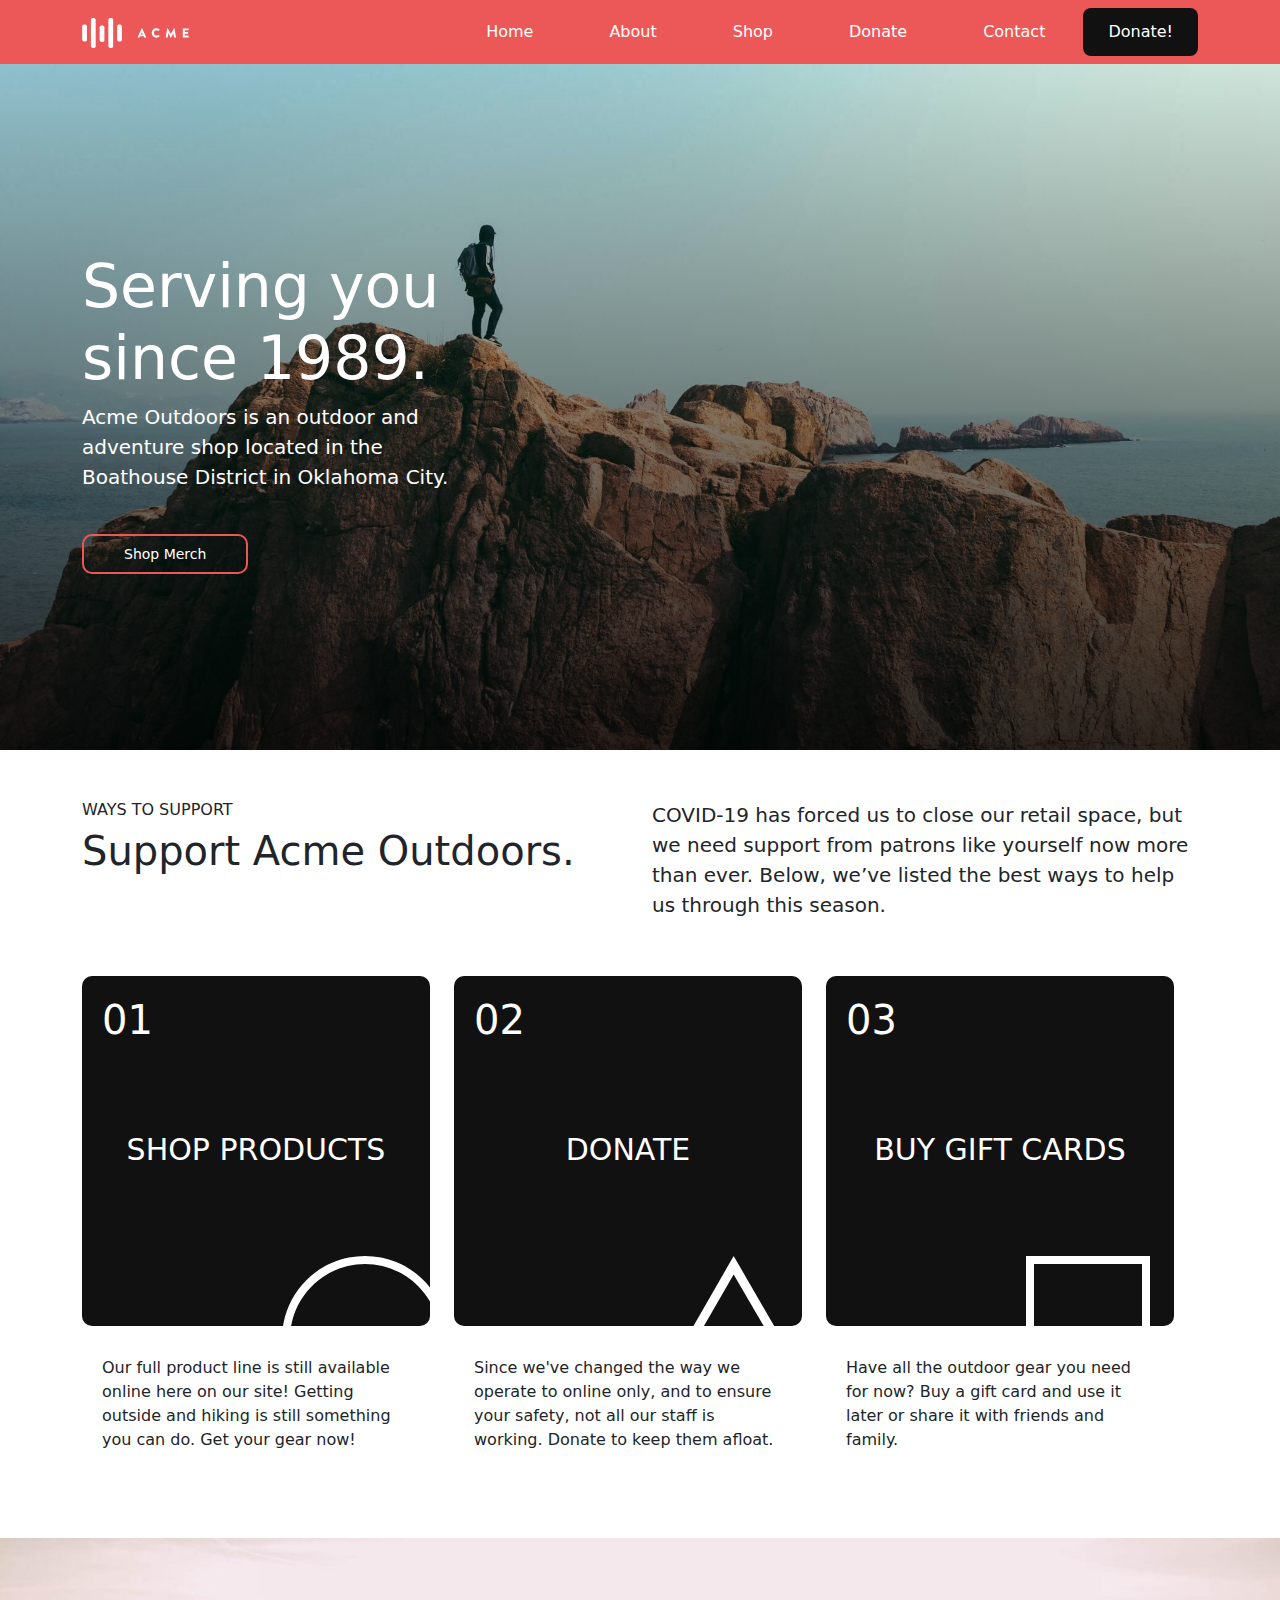
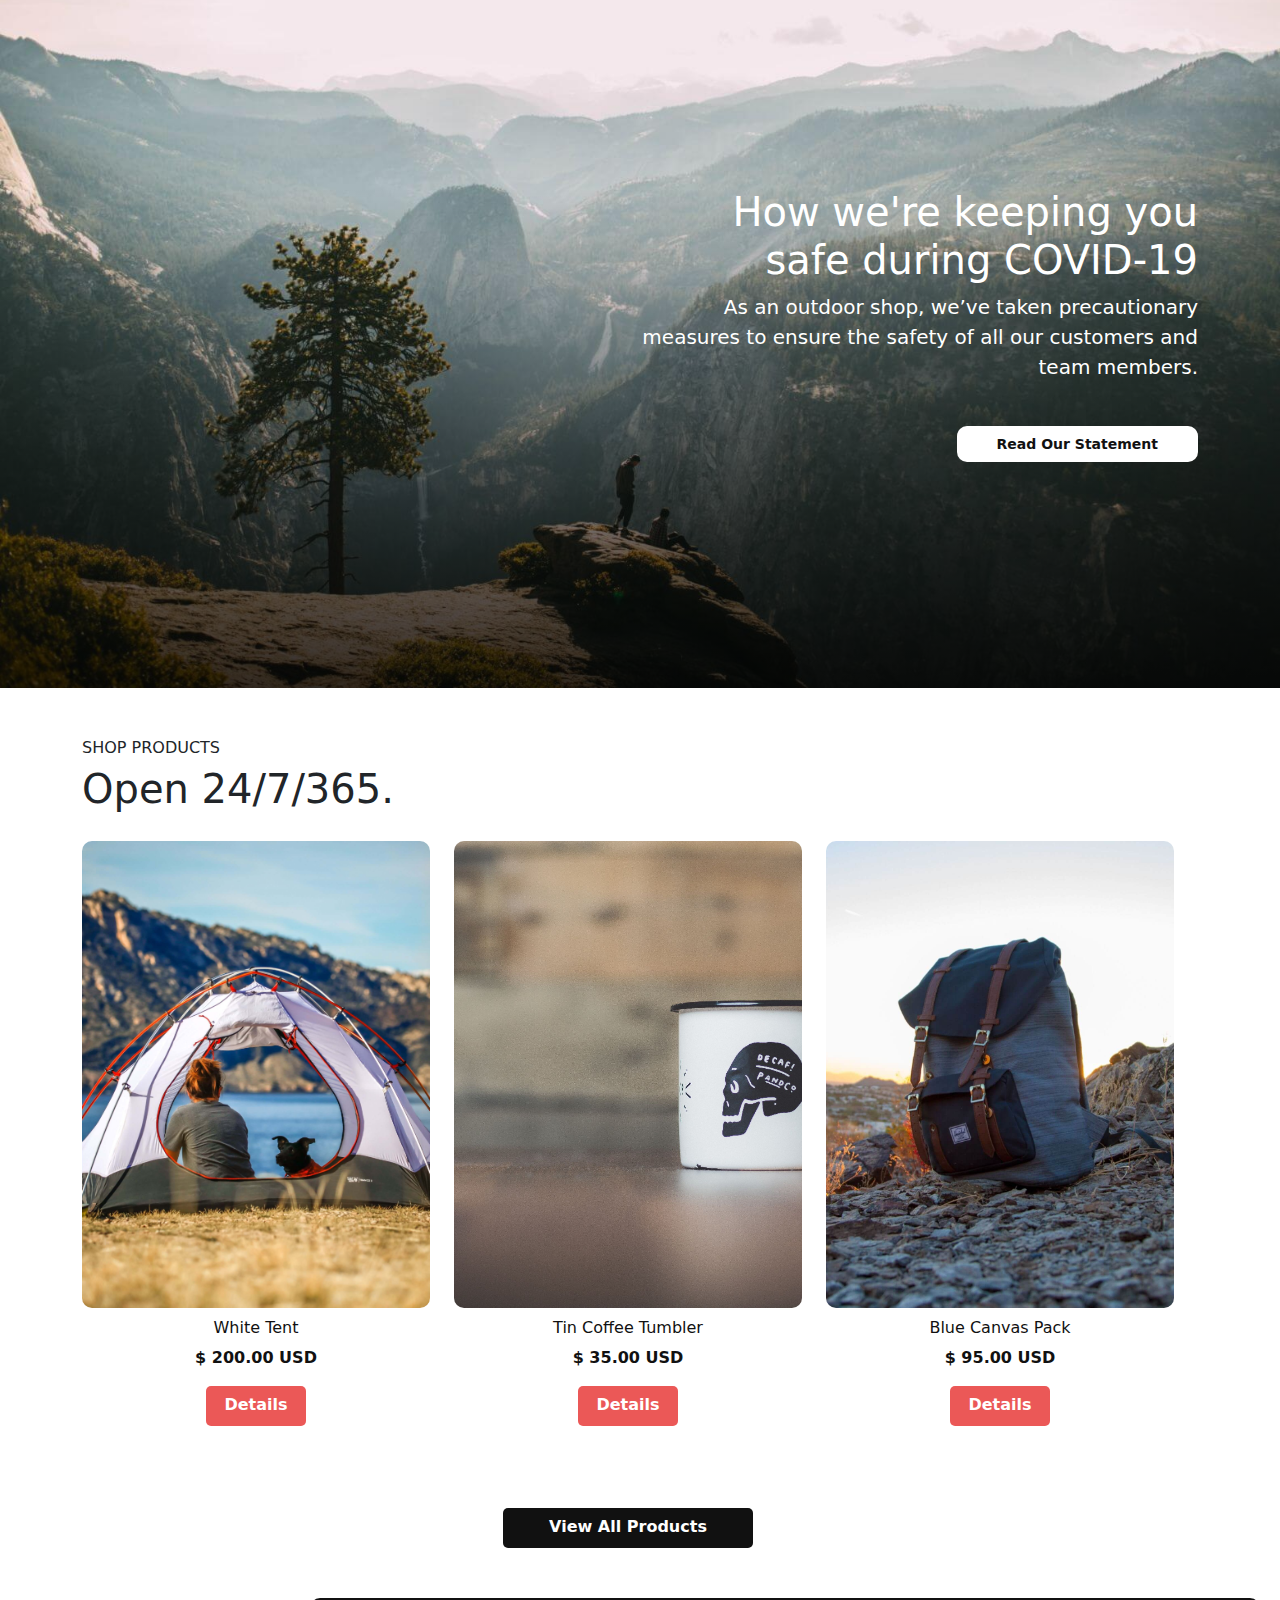
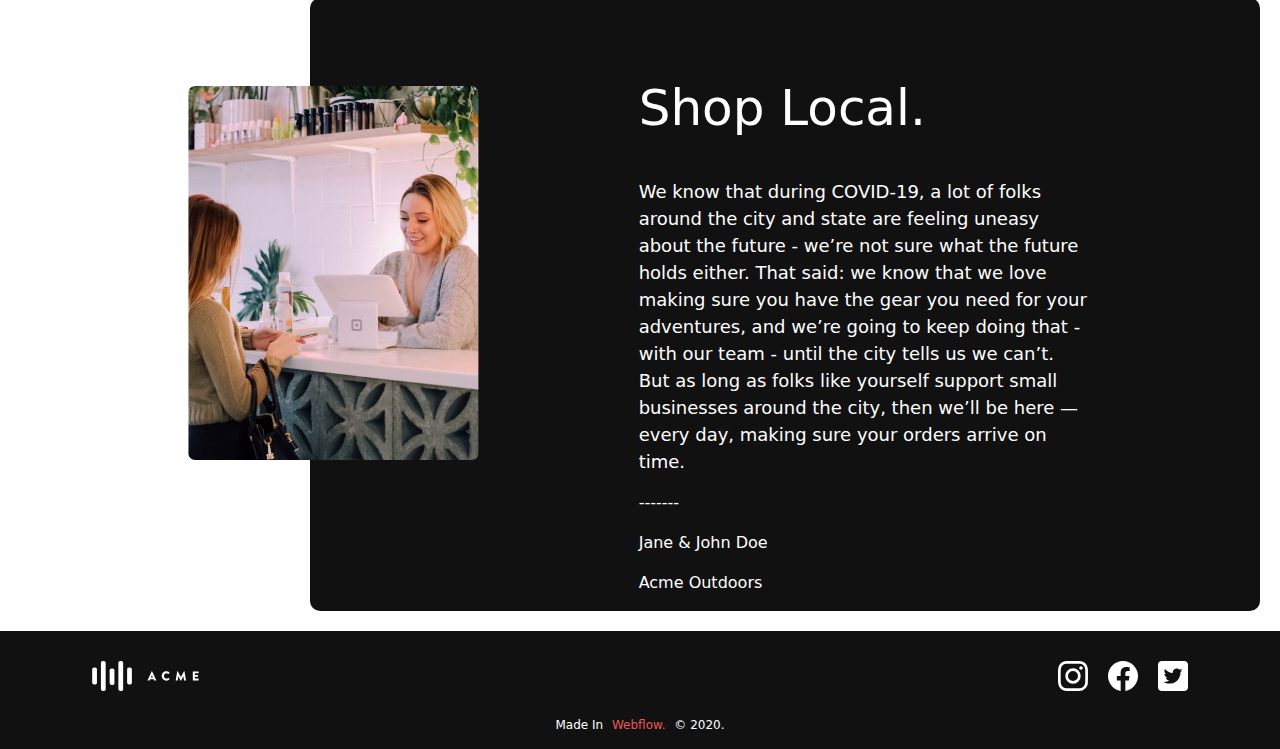
<file: index.html>
<!DOCTYPE html>
<html lang="en">
<head>
    <meta charset="UTF-8">
    <meta name="viewport" content="width=device-width, initial-scale=1.0">
    <title>ACME</title>
    
    <link rel="stylesheet" href="css/styles.css" type="text/css">
    <link rel="stylesheet" href="css/bootstrap.min.css" type="text/css">
    
</head>



<body>
    
    
    
<!--header-nav-->
    <header class="header-sec">
        <div class="navbar-area">
            <div class="container">
                <div class="row">
                    <div class="col-lg-12">
                        <div class="navbar navbar-expand-lg">
<!--brand-Logo-->
                            <a href="index.html" class="navbar-brand">
                                <img src="images/5e7ff57adad44d1f072965b6_logo.svg" alt="Logo">
                            </a>
                            
<!--collapse-list-->
                            <button
                           class="navbar-toggler"
                           type="button"
                           data-bs-toggle="collapse"
                           data-bs-target="#toggleMobileMenu"
                           aria-controls="toggleMobileMenu"
                           aria-expanded="false"
                           aria-lable="Toggle navigation"
                        >
                            <span class="toggler-icon"></span>
                            <span class="toggler-icon"></span>
                            <span class="toggler-icon"></span>
                    
                        </button>
                            
                            <div class="navbar-collapse" id="toggleMobileMenu">
                                <ul class="navbar-nav ms-auto">
                                    <li class="nav-item active"><a href="index.html" class="nav-link">Home</a></li>
                                    <li class="nav-item"><a href="about.html" class="nav-link">About</a></li>
                                    <li class="nav-item"><a href="shop.html" class="nav-link">Shop</a></li>
                                    <li class="nav-item"><a href="donate.html" class="nav-link">Donate</a></li>
                                    <li class="nav-item"><a href="contact.html" class="nav-link">Contact</a></li>
                                </ul>
                            </div>
                            
<!--a-button-->
                          <div class="navbar-btn d-none d-sm-inline-block">
                              <a href="#" class="a-main-btn">
                                  Donate!
                              </a>
                          </div>
                           
                            
                        </div>
                    </div>
                </div>
            </div>
        </div>
    </header>
    
    
<!--    hero-section-->
  <section class="hero-section">
      <div class="black-gradeint">
      </div>
       <div class="container">
           <div class="row">
               <div class="col-lg-12">
                   <div class="hero-content col-lg-4 col-md-6 col-sm-6">
                       <h1 class="hero-title">
                           Serving you
                           since 1989.
                       </h1>
                       
                       <p class="hero-text">
                           Acme Outdoors is an outdoor and adventure shop located in the Boathouse District in Oklahoma City.
                       </p>
                       
                       <a href="shop.html" class="hero-btn">
                           Shop Merch
                       </a>
                   </div>
               </div>
           </div>
       </div>
   </section>
   
   
<!--   about-section-->
   <section id="about" class="about-section">
       <div class="container">
           <div class="row">
               <div class="about-content col-lg-6 col-md-12 col-sm-12">
                   <div  class="about-content1">
                      <h5 class="about-title1">WAYS TO SUPPORT</h5>
                       <h1 class="about-title2">Support Acme Outdoors.
                       </h1>
                   </div>
                   
               </div>
               <div class="about-content col-lg-6 col-md-12 col-sm-12">
                   <div class="about-content2">
                       <p class="about-text">
                           COVID-19 has forced us to close our retail space, but we need support from patrons like yourself now more than ever. Below, we’ve listed the best ways to help us through this season.


                       </p>
                   </div>
               </div>
               
               <div class="row justify-content-center">
                  
                   <div class="col-lg-4 col-md-4 col-sm-12 about-block">
                       <div class="about-rec about-img1">
                          <h1 class="num">01</h1>
                          <h1 class="text-center text">
                           SHOP PRODUCTS
                        </h1>
                        </div>
                       
                       <p class="about-text2">
                           Our full product line is still available online here on our site! Getting outside and hiking is still something you can do. Get your gear now!
                       </p>
                   </div>
                   <div class="col-lg-4 col-md-4 col-sm-12 about-block">
                      <div class="about-rec about-img2">
                          <h1 class="num">02</h1>
                          <h1 class="text-center text">
                           DONATE
                        </h1>
                        </div>
                        <p class="about-text2">
                           Since we've changed the way we operate to online only, and to ensure your safety, not all our staff is working. Donate to keep them afloat.


                       </p>
                   </div>
                   <div class="col-lg-4 col-md-4 col-sm-12 about-block">
                       <div class="about-rec about-img3">
                          <h1 class="num">03</h1>
                          <h1 class="text-center text">
                           BUY GIFT CARDS
                            </h1>
                        </div>
                        <p class="about-text2">
                           Have all the outdoor gear you need for now? Buy a gift card and use it later or share it with friends and family.
                       </p>
                   </div>
               </div>
               
           </div>
       </div>
   </section>
    
    
    
    <!--    shop-section-->
  <section class="shop-section">
      <div class="black-gradeint">
      </div>
       <div class="container">
           <div class="row">
               <div class="col-lg-12">
                   <div class="shop-content">
                       <h1 class="shop-title">
                           How we're keeping you safe during <span>COVID-19</span>
                       </h1>
                       
                       <p class="shop-text">
                           As an outdoor shop, we’ve taken precautionary measures to ensure the safety of all our customers and team members.
                       </p>
                       
                       <a href="#" class="shop-btn">
                           Read Our Statement
                       </a>
                   </div>
               </div>
           </div>
       </div>
   </section>
    
    <!--products section-->
    <section class="products-section">
        <div class="container">
            <div class="row">
                <div class="products-title">
                    <h6>SHOP PRODUCTS</h6>
                    <h1>Open 24/7/365.</h1>
                </div>
                
                <div class="products-content row text-center">
                    <div class="col-lg-4 col-md-6 col-sm-12 pro1 proo1">
                        <a href="#">
                           <div class="proback"></div>
                            <h6>White Tent</h6>
                            <p>$ 200.00 USD</p>
                        </a>
                        <div class="product-btn">
                              <a href="#">
                                  Details
                              </a>
                          </div>
                    </div>
                    <div class="col-lg-4 col-md-6 col-sm-12 pro1 proo2">
                        <a href="#">
                            <div class="proback2"></div>
                            <h6>Tin Coffee Tumbler</h6>
                            <p>$ 35.00 USD</p>
                        </a>
                        <div class="product-btn">
                              <a href="#">
                                  Details
                              </a>
                          </div>
                    </div>
                    <div class="col-lg-4 col-md-6 col-sm-12 pro1 proo3">
                        <a href="#">
                            <div class="proback3"></div>
                            <h6>Blue Canvas Pack</h6>
                            <p>$ 95.00 USD</p>
                        </a>
                        <div class="product-btn">
                              <a href="#">
                                  Details
                              </a>
                          </div>
                    </div>
                    
                    <div class="product-btn2">
                              <a href="#">
                                  View All Products
                              </a>
                          </div>
                </div>
                
            </div>
        </div>
    </section>
    
    
    
    
    
    <section class="shop-local1">
        <div class="container">
            <div class="row">
               <div class="col-lg-4 col-md-4 col-sm-12 local-img">
                </div>
                <div class="col-lg-2 col-md-5 col-sm-12">
                </div>
                <div class="col-lg-10 col-md-7">
                    <div class="row back-color">
                        <div class="col-lg-4"></div>
                        <div class="col-lg-6 col-md-12 col-sm-12 local-text">
                            <h1 class="local-title">
                        Shop Local.
                    </h1>
                    <p class="local-text1">
                        We know that during COVID-19, a lot of folks around the city and state are feeling uneasy about the future - we’re not sure what the future holds either.

                        That said: we know that we love making sure you have the gear you need for your adventures, and we’re going to keep doing that - with our team - until the city tells us we can’t.

                        But as long as folks like yourself support small businesses around the city, then we’ll be here — every day, making sure your orders arrive on time.

                        

                        
                        </p>
                       <p>
                           -------
                       </p>
                       
                       <p>
                        Jane & John Doe
                       </p>
                       <p>Acme Outdoors</p>
                        </div>
                    </div>
                </div>
            </div>
        </div>
    </section>
    
   <!--footer-->
   <footer class="footer-section">
       <div class="container">
           <div class="row">
               <div class="col-lg-6 col-md-6 col-sm-12">
                   <a href="#" class="logo-brand">
                       <img src="images/5e7ff57adad44d1f072965b6_logo.svg" alt="logo">
                   </a>
               </div>
               
               <div class="col-lg-6 col-md-6 col-sm-12 contact-section">
                   <a href="#" class="contact"><img src="images/twitte.svg" alt=""></a>
                   <a href="#" class="contact"><img src="images/facebook.svg" alt=""></a>
                   <a href="#" class="contact"><img src="images/instagram.svg" alt=""></a>
               </div>
               
               <div class="col-lg-12 col-md-12 col-sm-12">
                   <p class="footer-text">Made In <a href="" class="footer-link">Webflow.</a> © 2020.</p>
               </div>
           </div>
       </div>
   </footer>
   
   
    
    <script src="js/bootstrap.min.js"></script>
</body>
</html>
</file>
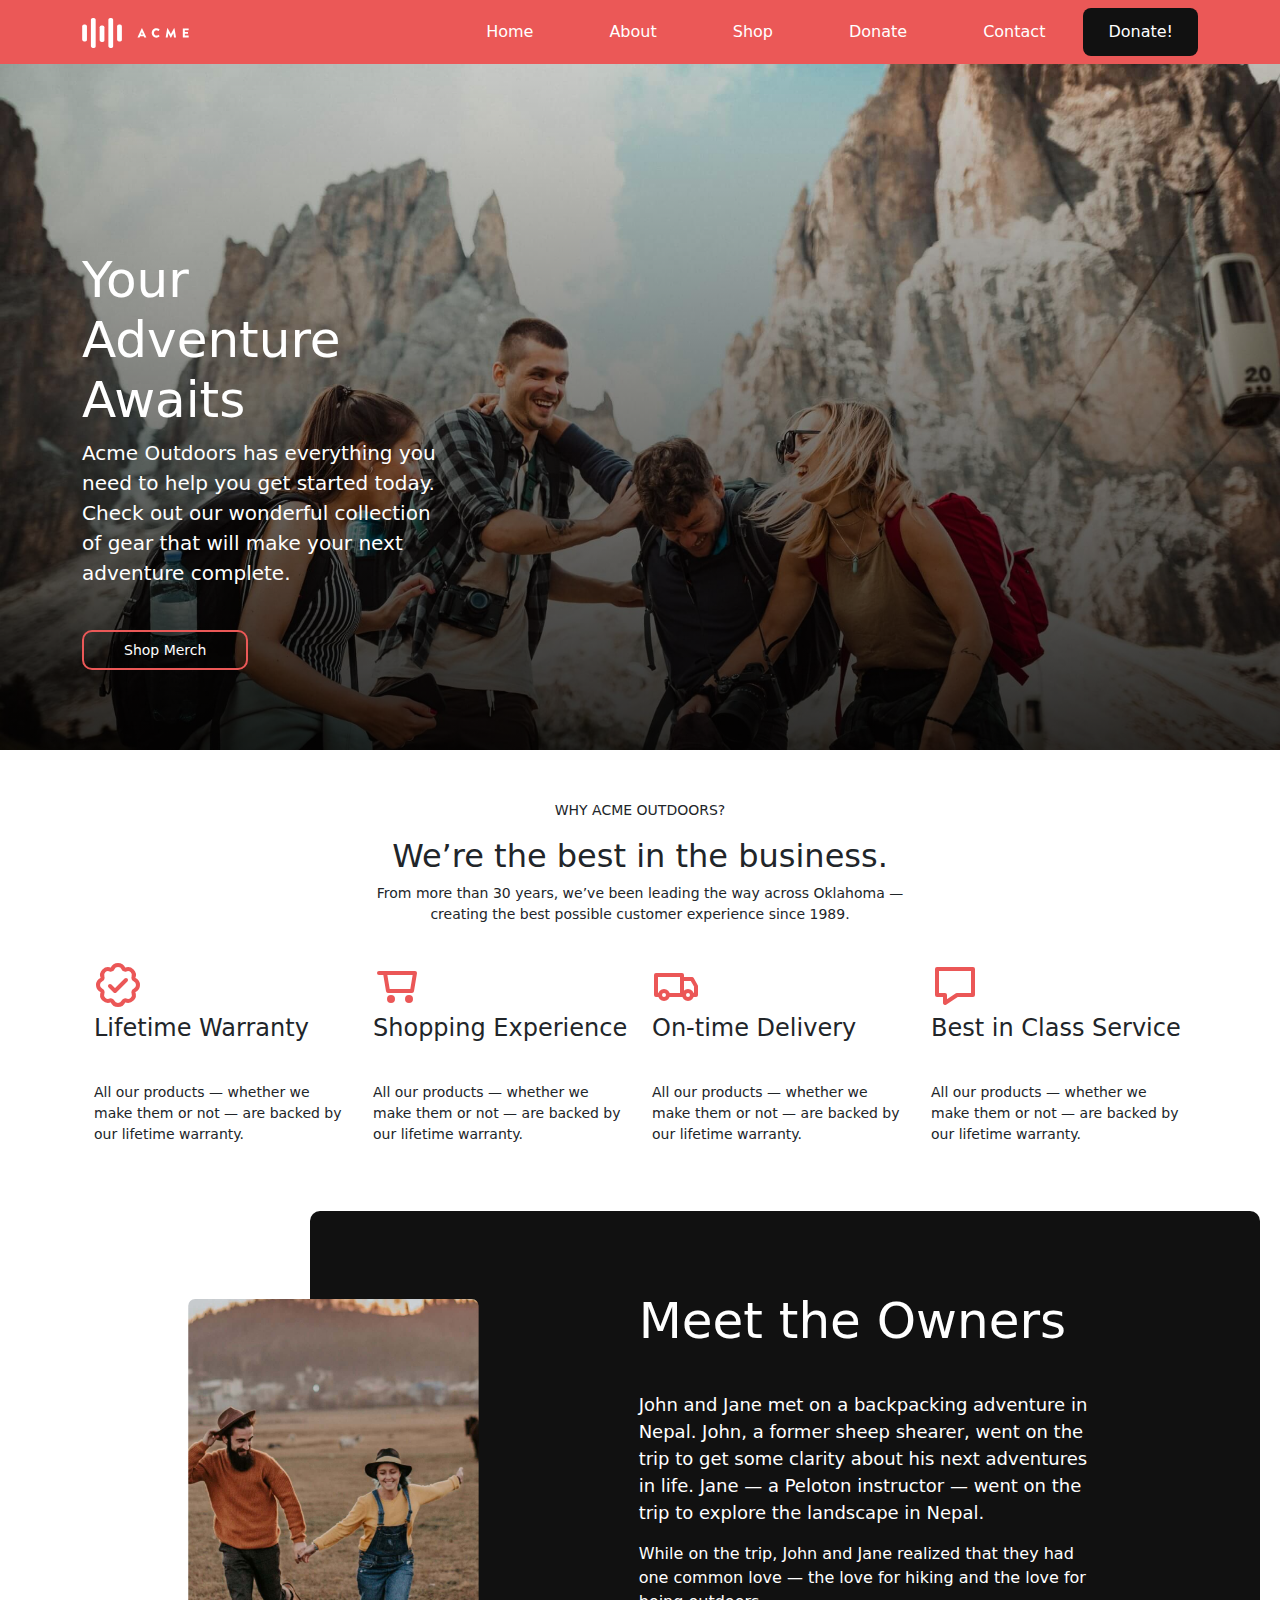
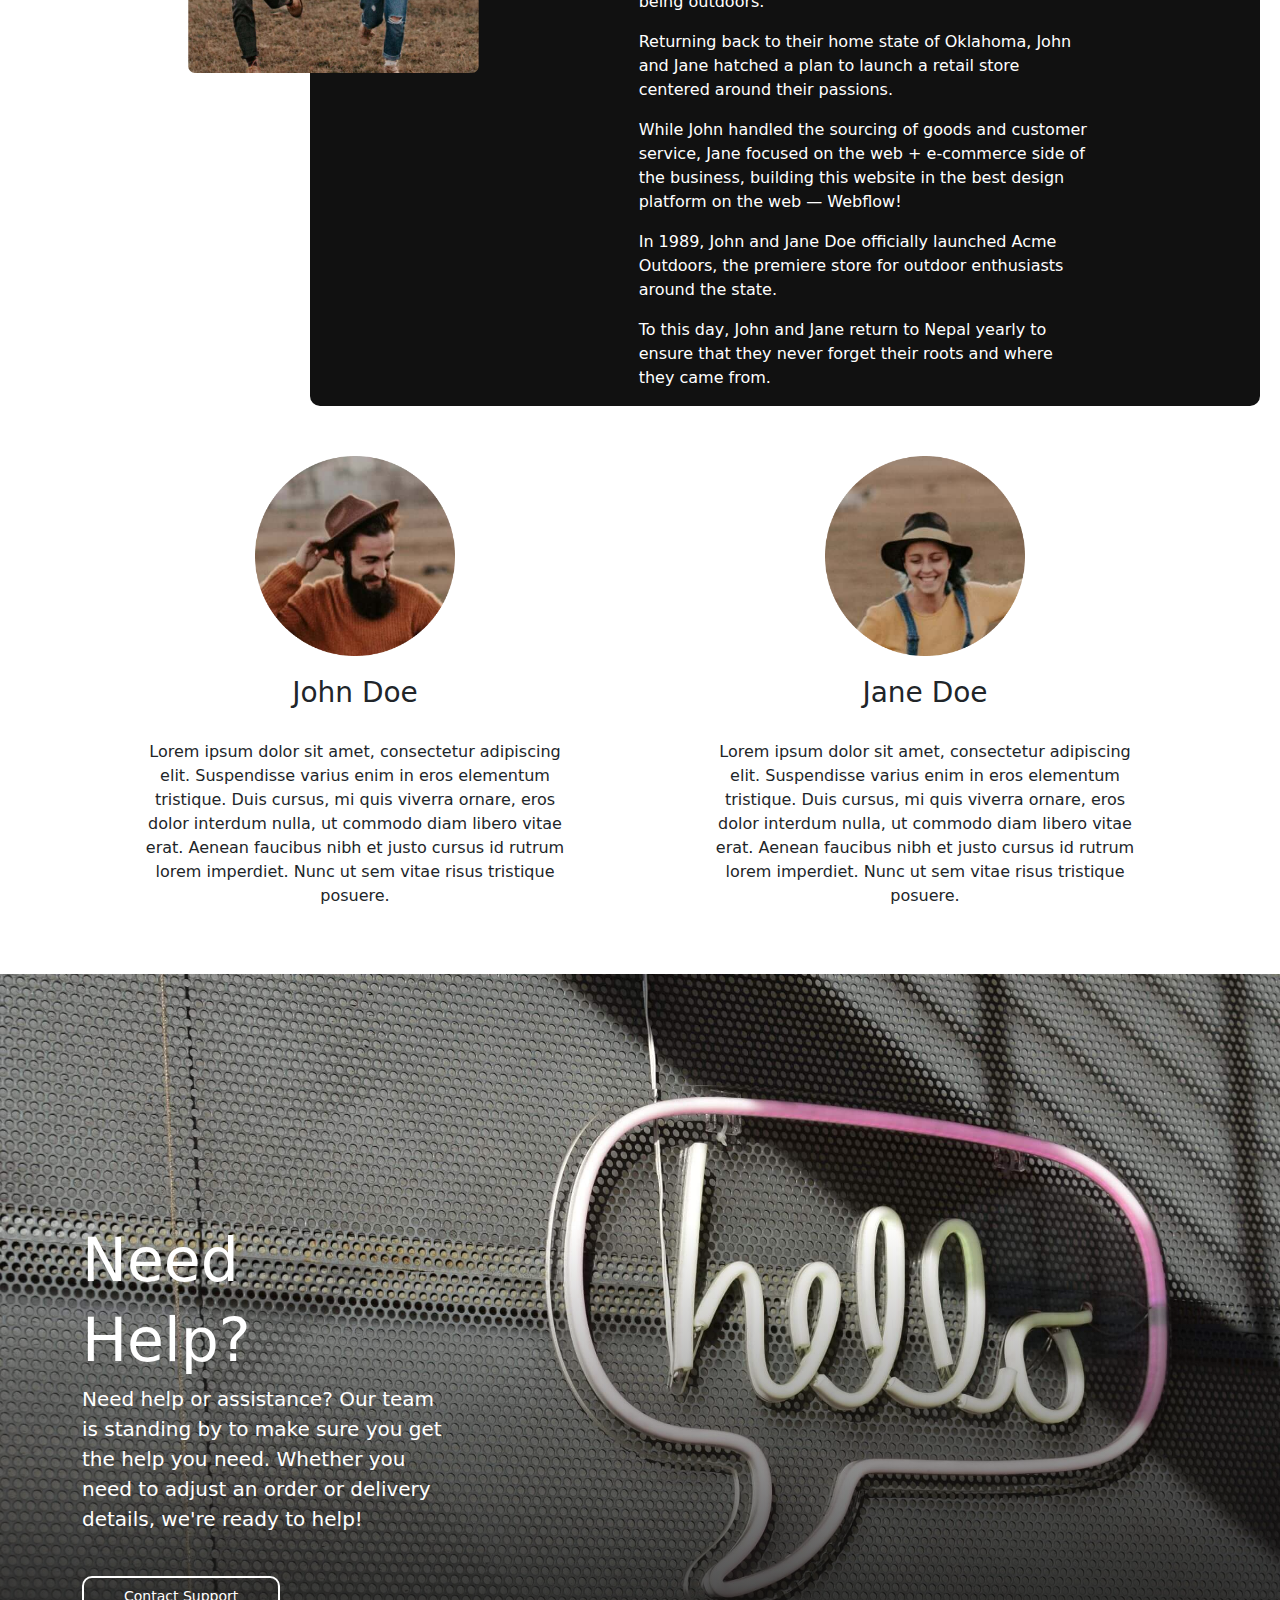
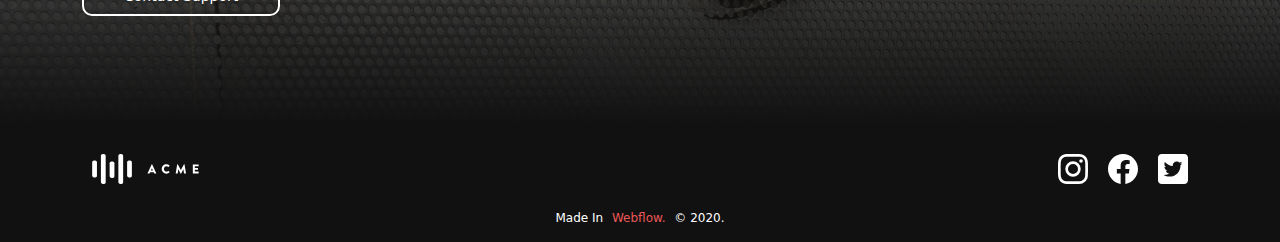
<file: about.html>
<!DOCTYPE html>
<html lang="en">
<head>
    <meta charset="UTF-8">
    <meta name="viewport" content="width=device-width, initial-scale=1.0">

    <title>ACME</title>
    
    <link rel="stylesheet" href="css/styles.css" type="text/css">
    <link rel="stylesheet" href="css/bootstrap.min.css" type="text/css">
    
</head>



<body>
    
    
    
<!--header-nav-->
    <header class="header-sec">
        <div class="navbar-area">
            <div class="container">
                <div class="row">
                    <div class="col-lg-12">
                        <div class="navbar navbar-expand-lg">
<!--brand-Logo-->
                            <a href="index.html" class="navbar-brand">
                                <img src="images/5e7ff57adad44d1f072965b6_logo.svg" alt="Logo">
                            </a>
                            
<!--collapse-list-->
                            <button
                           class="navbar-toggler"
                           type="button"
                           data-bs-toggle="collapse"
                           data-bs-target="#toggleMobileMenu"
                           aria-controls="toggleMobileMenu"
                           aria-expanded="false"
                           aria-lable="Toggle navigation"
                        >
                            <span class="toggler-icon"></span>
                            <span class="toggler-icon"></span>
                            <span class="toggler-icon"></span>
                    
                        </button>
                            
                            <div class="navbar-collapse" id="toggleMobileMenu">
                                <ul class="navbar-nav ms-auto">
                                    <li class="nav-item active"><a href="index.html" class="nav-link">Home</a></li>
                                    <li class="nav-item"><a href="about.html" class="nav-link">About</a></li>
                                    <li class="nav-item"><a href="shop.html" class="nav-link">Shop</a></li>
                                    <li class="nav-item"><a href="donate.html" class="nav-link">Donate</a></li>
                                    <li class="nav-item"><a href="contact.html" class="nav-link">Contact</a></li>
                                </ul>
                            </div>
                            
<!--a-button-->
                          <div class="navbar-btn d-none d-sm-inline-block">
                              <a href="#" class="a-main-btn">
                                  Donate!
                              </a>
                          </div>
                           
                            
                        </div>
                    </div>
                </div>
            </div>
        </div>
    </header>
    
    
<!--    hero-section-->
  <section class="hero-section-about">
      <div class="black-gradeint">
      </div>
       <div class="container">
           <div class="row">
               <div class="col-lg-12">
                   <div class="hero-content col-lg-4 col-md-6 col-sm-6">
                       <h1 class="hero-title">
                           Your Adventure
Awaits
                       </h1>
                       
                       <p class="hero-text">
                           Acme Outdoors has everything you need to help you get started today. Check out our wonderful collection of gear that will make your next adventure complete.
                       </p>
                       
                       <a href="shop.html" class="hero-btn">
                           Shop Merch
                       </a>
                   </div>
               </div>
           </div>
       </div>
   </section>
   
   <!--WHY ACME OUTDOORS?-->
   
   <section class="why-acme">
       <div class="container">
           <div class="row justify-content-center">
               <div class="col-lg-6 col-md-10 col-sm-12 text-center why-content">
                   <p>WHY ACME OUTDOORS?</p>
                   <h2>We’re the best in the business.</h2>
                   <p>From more than 30 years, we’ve been leading the way across Oklahoma — creating the best possible customer experience since 1989.</p>
               </div>
               
               <div class="row why-content1">
                   <div class="col-lg-3 col-md-3 col-sm-12 why-content2">
               <img src="images/verified.svg" alt="">
               <h3>Lifetime Warranty</h3>
               <p>All our products — whether we make them or not — are backed by our lifetime warranty.</p>
               </div>
               <div class="col-lg-3 col-md-3 col-sm-12 why-content2">
               <img src="images/cart.svg" alt="">
               <h3>Shopping Experience</h3>
               <p>All our products — whether we make them or not — are backed by our lifetime warranty.</p>
               </div>
               <div class="col-lg-3 col-md-3 col-sm-12 why-content2">
               <img src="images/transport.svg" alt="">
               <h3>On-time Delivery</h3>
               <p>All our products — whether we make them or not — are backed by our lifetime warranty.</p>
               </div>
               <div class="col-lg-3 col-md-3 col-sm-12 why-content2">
               <img src="images/shat-alt.svg" alt="">
               <h3>Best in Class Service</h3>
               <p>All our products — whether we make them or not — are backed by our lifetime warranty.</p>
               </div>
               </div>
           </div>
       </div>
   </section>
   
   
   
   
   
   
   <section class="shop-local1">
        <div class="container">
            <div class="row">
               <div class="col-lg-4 col-md-4 col-sm-12 local-img-about">
                </div>
                <div class="col-lg-2 col-md-5 col-sm-12">
                </div>
                <div class="col-lg-10 col-md-7">
                    <div class="row back-color">
                        <div class="col-lg-4"></div>
                        <div class="col-lg-6 col-md-12 col-sm-12 local-text">
                            <h1 class="local-title">
                        Meet the Owners
                    </h1>
                    <p class="local-text1">
                        John and Jane met on a backpacking adventure in Nepal. John, a former sheep shearer, went on the trip to get some clarity about his next adventures in life. Jane — a Peloton instructor — went on the trip to explore the landscape in Nepal.
                        </p>
                       <p>
                          While on the trip, John and Jane realized that they had one common love — the love for hiking and the love for being outdoors.

                       </p>
                       
                       <p>
                        Returning back to their home state of Oklahoma, John and Jane hatched a plan to launch a retail store centered around their passions.
                       </p>
                       <p>While John handled the sourcing of goods and customer service, Jane focused on the web + e-commerce side of the business, building this website in the best design platform on the web — Webflow!
                       </p>
                       <p>In 1989, John and Jane Doe officially launched Acme Outdoors, the premiere store for outdoor enthusiasts around the state.
                       </p>
                       
                       
                       <p>
                           To this day, John and Jane return to Nepal yearly to ensure that they never forget their roots and where they came from.
                       </p>
                        </div>
                    </div>
                </div>
            </div>
            <div class="row content3">
                <div class="col-lg-6 col-md-6 col-sm-12 text-center content4">
                    <img src="images/john.png" alt="john" class="team-pic">
                    <h3>John Doe</h3>
                    <p>Lorem ipsum dolor sit amet, consectetur adipiscing elit. Suspendisse varius enim in eros elementum tristique. Duis cursus, mi quis viverra ornare, eros dolor interdum nulla, ut commodo diam libero vitae erat. Aenean faucibus nibh et justo cursus id rutrum lorem imperdiet. Nunc ut sem vitae risus tristique posuere.

</p>
                </div>
                <div class="col-lg-6 col-md-6 col-sm-12 content4 text-center jane">
                    <img src="images/jane.png" alt="john" class="team-pic">
                    <h3>Jane Doe</h3>
                    <p>Lorem ipsum dolor sit amet, consectetur adipiscing elit. Suspendisse varius enim in eros elementum tristique. Duis cursus, mi quis viverra ornare, eros dolor interdum nulla, ut commodo diam libero vitae erat. Aenean faucibus nibh et justo cursus id rutrum lorem imperdiet. Nunc ut sem vitae risus tristique posuere.

                </div>
            </div>
        </div>
    </section>
   

    
    
    <!--    hero-section-->
  <section class="hero-section-about2">
      <div class="black-gradeint2">
      </div>
       <div class="container">
           <div class="row">
               <div class="col-lg-12">
                   <div class="hero-content col-lg-4 col-md-6 col-sm-6">
                       <h1 class="hero-title">
                           Need
                       </h1>
                       <h1 class="hero-title">
                           Help?
                       </h1>
                       
                       <p class="hero-text">
                           Need help or assistance? Our team is standing by to make sure you get the help you need. Whether you need to adjust an order or delivery details, we're ready to help!
                       </p>
                       
                       <a href="contact.html" class="hero-btn-about">
                           Contact Support
                       </a>
                   </div>
               </div>
           </div>
       </div>
   </section>
    
   <!--footer-->
   <footer class="footer-section-about">
       <div class="container">
           <div class="row">
               <div class="col-lg-6 col-md-6 col-sm-12">
                   <a href="#" class="logo-brand">
                       <img src="images/5e7ff57adad44d1f072965b6_logo.svg" alt="logo">
                   </a>
               </div>
               
               <div class="col-lg-6 col-md-6 col-sm-12 contact-section">
                   <a href="#" class="contact"><img src="images/twitte.svg" alt=""></a>
                   <a href="#" class="contact"><img src="images/facebook.svg" alt=""></a>
                   <a href="#" class="contact"><img src="images/instagram.svg" alt=""></a>
               </div>
               
               <div class="col-lg-12 col-md-12 col-sm-12">
                   <p class="footer-text">Made In <a href="" class="footer-link">Webflow.</a> © 2020.</p>
               </div>
           </div>
       </div>
   </footer>
   
   
    
    <script src="js/bootstrap.min.js"></script>
</body>
</html>
</file>
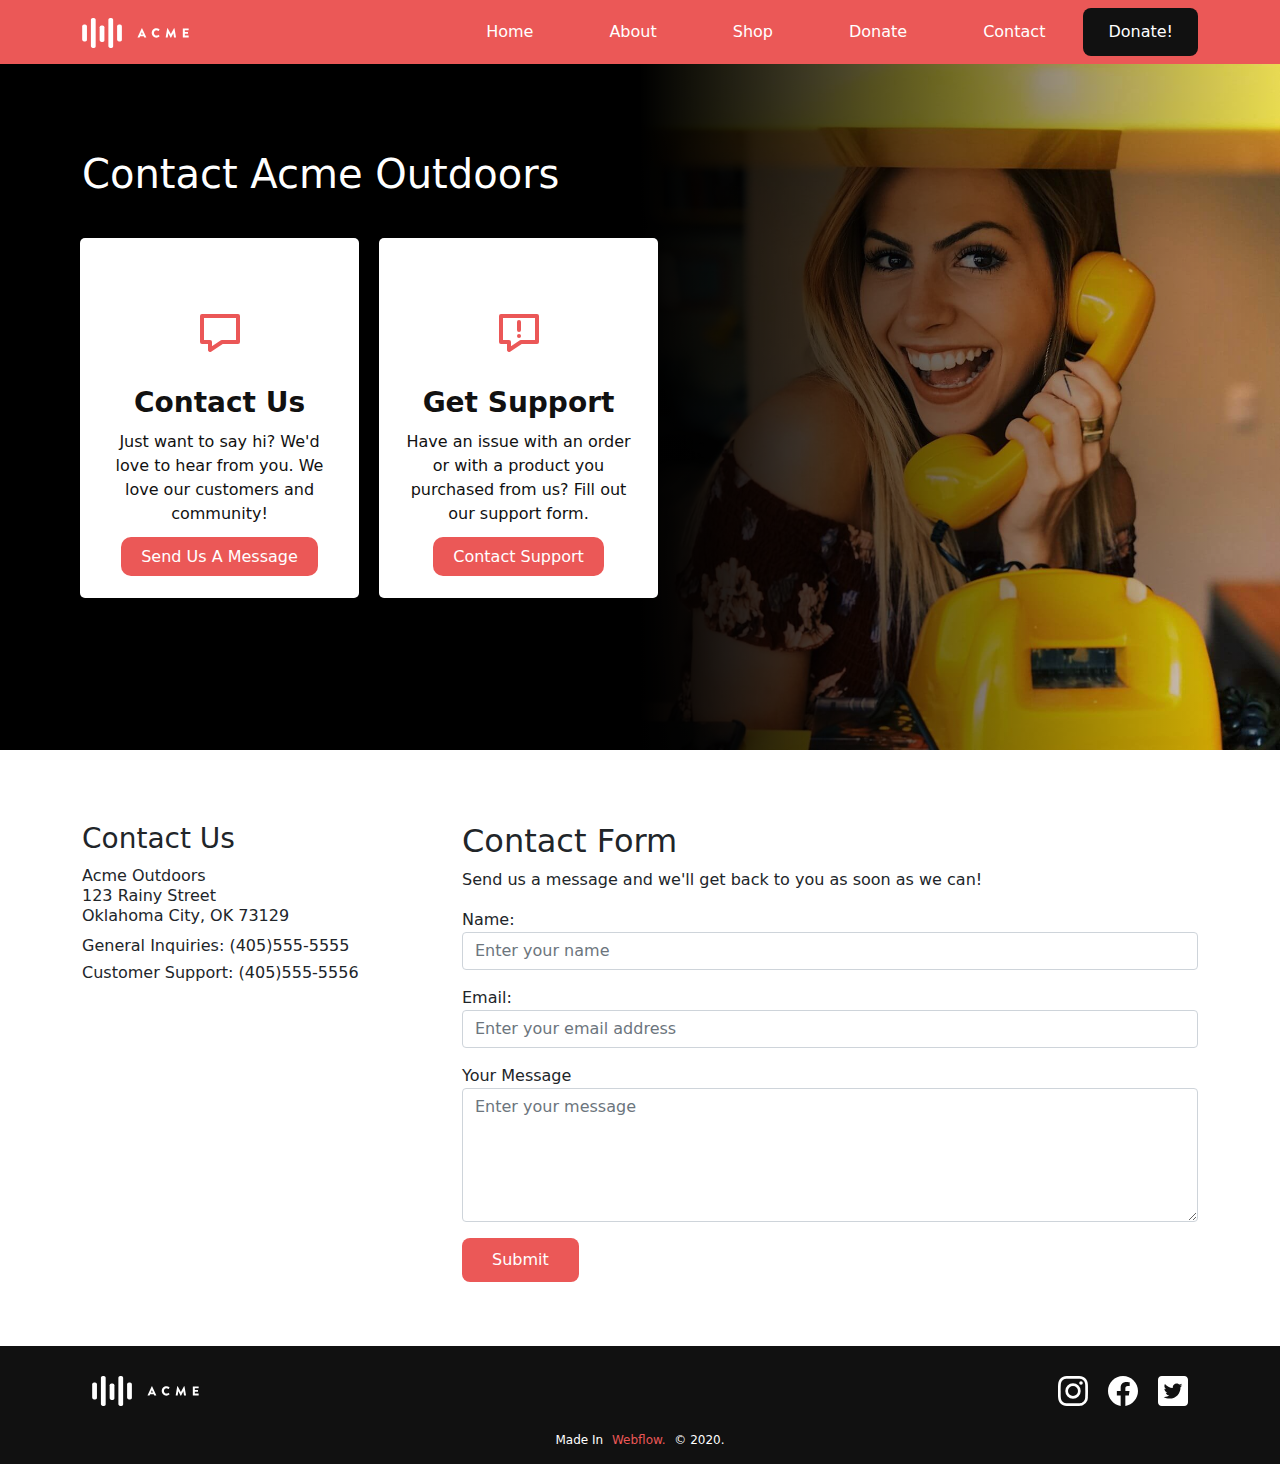
<file: contact.html>
<!DOCTYPE html>
<html lang="en">
<head>
    <meta charset="UTF-8">
    <meta name="viewport" content="width=device-width, initial-scale=1.0">

    <title>ACME</title>
    
    <link rel="stylesheet" href="css/styles.css" type="text/css">
    <link rel="stylesheet" href="css/bootstrap.min.css" type="text/css">
    
</head>



<body>
    
    
    
<!--header-nav-->
    <header class="header-sec">
        <div class="navbar-area">
            <div class="container">
                <div class="row">
                    <div class="col-lg-12">
                        <div class="navbar navbar-expand-lg">
<!--brand-Logo-->
                            <a href="index.html" class="navbar-brand">
                                <img src="images/5e7ff57adad44d1f072965b6_logo.svg" alt="Logo">
                            </a>
                            
<!--collapse-list-->
                            <button
                           class="navbar-toggler"
                           type="button"
                           data-bs-toggle="collapse"
                           data-bs-target="#toggleMobileMenu"
                           aria-controls="toggleMobileMenu"
                           aria-expanded="false"
                           aria-lable="Toggle navigation"
                        >
                            <span class="toggler-icon"></span>
                            <span class="toggler-icon"></span>
                            <span class="toggler-icon"></span>
                    
                        </button>
                            
                            <div class="navbar-collapse" id="toggleMobileMenu">
                                <ul class="navbar-nav ms-auto">
                                    <li class="nav-item active"><a href="index.html" class="nav-link">Home</a></li>
                                    <li class="nav-item"><a href="about.html" class="nav-link">About</a></li>
                                    <li class="nav-item"><a href="shop.html" class="nav-link">Shop</a></li>
                                    <li class="nav-item"><a href="donate.html" class="nav-link">Donate</a></li>
                                    <li class="nav-item"><a href="#" class="nav-link">Contact</a></li>
                                </ul>
                            </div>
                            
<!--a-button-->
                          <div class="navbar-btn d-none d-sm-inline-block">
                              <a href="#" class="a-main-btn">
                                  Donate!
                              </a>
                          </div>
                           
                            
                        </div>
                    </div>
                </div>
            </div>
        </div>
    </header>
    
    
<!--    hero-section-->
  <section class="hero-section-contact">
      <div class="black-gradeint">
      </div>
       <div class="container">
           <div class="row">
               <div class="col-lg-12">
                   <div class="hero-content col-12">
                       <h1 class="hero-title contact-title">
                           Contact Acme Outdoors
                       </h1>
                   </div>
                   
                   <div class="row col-12">
                       <div class="hero-content-box text-center col-lg-3 col-md-5 col-sm-12">
                       <img src="images/chat-alt.svg">
                       <h3>
                           Contact Us
                       </h3>
                       <p>Just want to say hi? We'd love to hear from you. We love our customers and community! </p>
                       <a href="#contact-form" class="contact-box-btn">Send Us A Message</a>
                   </div>
                   <div class="hero-content-box text-center col-lg-3 col-md-5 col-sm-12">
                       <img src="images/chat-warning.svg">
                       <h3>
                           Get Support
                       </h3>
                       <p>Have an issue with an order or with a product you purchased from us? Fill out our support form. </p>
                       <a href="#" class="contact-box-btn">Contact Support</a>
                   </div>
                   </div>
                   
               </div>
           </div>
       </div>
   </section>
   
   
   <!--contact-form-->
   <section class="contact-form-sec mt-5 mb-4 p-4">
       <div class="container">
           <div class="row">
               <div class="contact-us col-lg-4 col-12">
                   <h3>Contact Us</h3>
                   <p>Acme Outdoors</p>
                   <p>123 Rainy Street</p>
                   <p>Oklahoma City, OK 73129</p>
                   <h6>General Inquiries: <span>(405)555-5555</span></h6>
                   <h6>Customer Support: <span>(405)555-5556</span></h6>
               </div>
               <div class="col-lg-8 col-12 contact-form" id="contact-form">
                  <h2>Contact Form</h2>
                  <p>Send us a message and we'll get back to you as soon as we can!</p>
                  <form action="#">
                   
                   <div class="mb-3 mt-3">
                      <label for="name">Name:</label>
                      <input type="name" class="form-control" id="name" placeholder="Enter your name"         name="name">
                    </div>
                    <div class="mb-3 mt-3">
                      <label for="email">Email:</label>
                      <input type="email" class="form-control" id="email" placeholder="Enter your email address"         name="email">
                    </div>
                    <div class="mb-3">
                      <label for="comment">Your Message</label>
                        <textarea class="form-control" rows="5" id="comment" name="text" placeholder="Enter your message"></textarea>
                    </div>
                    <button type="submit" class="mb-3 contact-btn">Submit</button>
                  </form>
                </div>

           </div>
       </div>
       
       
   </section>
   

    
   <!--footer-->
   <footer class="footer-section-about">
       <div class="container">
           <div class="row">
               <div class="col-lg-6 col-md-6 col-sm-12">
                   <a href="#" class="logo-brand">
                       <img src="images/5e7ff57adad44d1f072965b6_logo.svg" alt="logo">
                   </a>
               </div>
               
               <div class="col-lg-6 col-md-6 col-sm-12 contact-section">
                   <a href="#" class="contact"><img src="images/twitte.svg" alt=""></a>
                   <a href="#" class="contact"><img src="images/facebook.svg" alt=""></a>
                   <a href="#" class="contact"><img src="images/instagram.svg" alt=""></a>
               </div>
               
               <div class="col-lg-12 col-md-12 col-sm-12">
                   <p class="footer-text">Made In <a href="" class="footer-link">Webflow.</a> © 2020.</p>
               </div>
           </div>
       </div>
   </footer>
   
   
    
    <script src="js/bootstrap.min.js"></script>
</body>
</html>
</file>
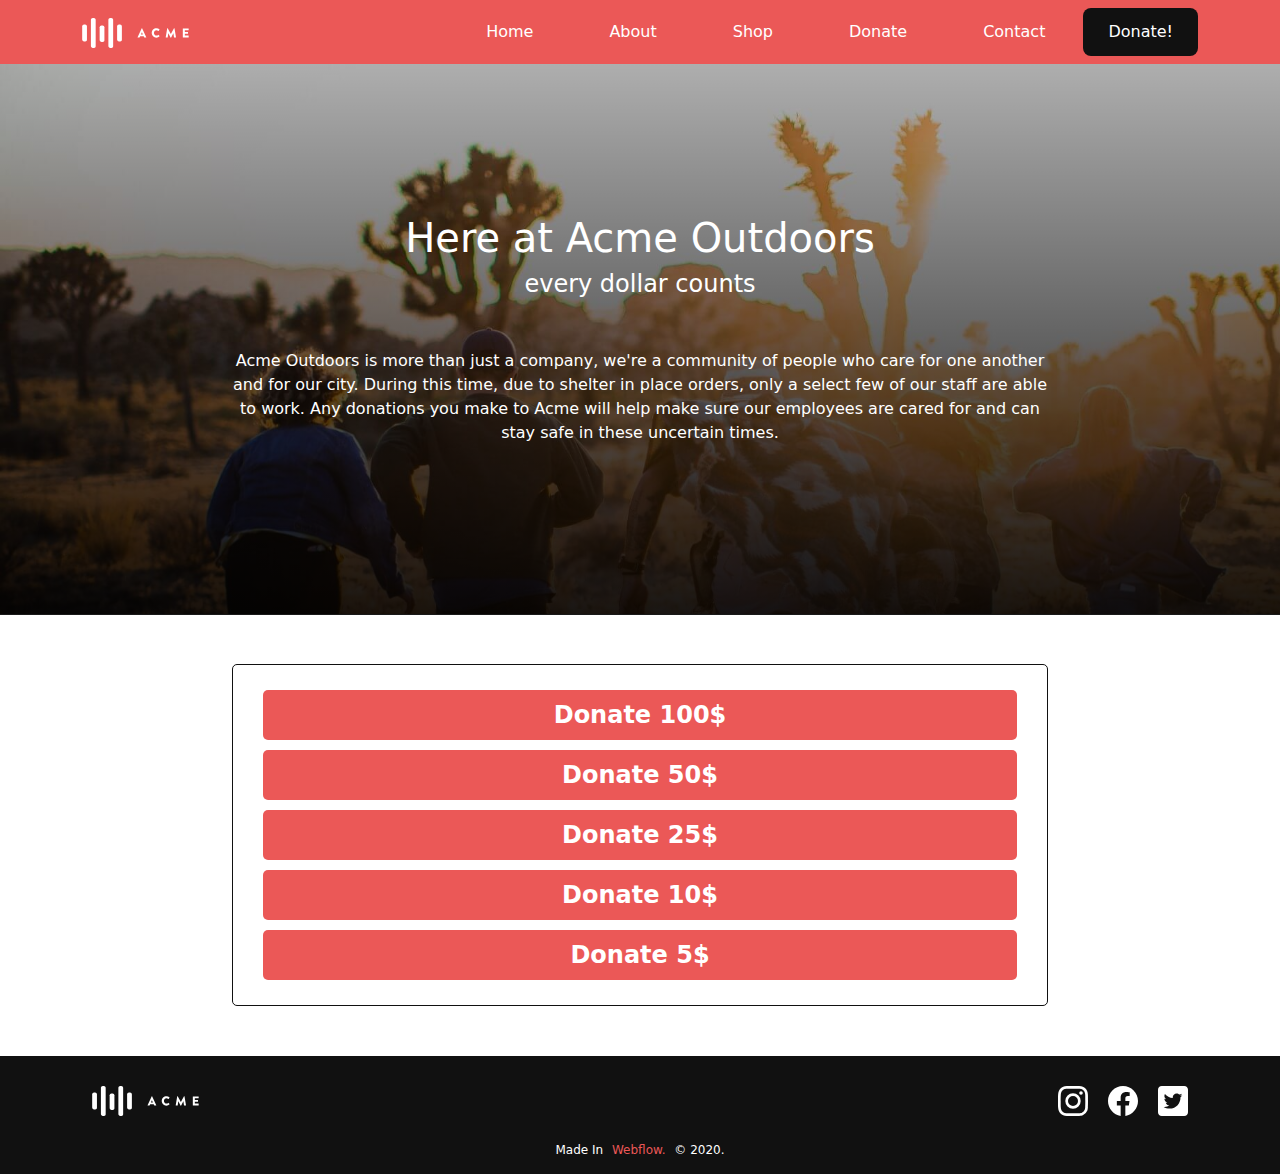
<file: donate.html>
<!DOCTYPE html>
<html lang="en">
<head>
    <meta charset="UTF-8">
    <meta name="viewport" content="width=device-width, initial-scale=1.0">
    <title>ACME</title>
    
    <link rel="stylesheet" href="css/styles.css" type="text/css">
    <link rel="stylesheet" href="css/bootstrap.min.css" type="text/css">
    
</head>



<body>
    
    
    
<!--header-nav-->
    <header class="header-sec">
        <div class="navbar-area">
            <div class="container">
                <div class="row">
                    <div class="col-lg-12">
                        <div class="navbar navbar-expand-lg">
<!--brand-Logo-->
                            <a href="index.html" class="navbar-brand">
                                <img src="images/5e7ff57adad44d1f072965b6_logo.svg" alt="Logo">
                            </a>
                            
<!--collapse-list-->
                            <button
                           class="navbar-toggler"
                           type="button"
                           data-bs-toggle="collapse"
                           data-bs-target="#toggleMobileMenu"
                           aria-controls="toggleMobileMenu"
                           aria-expanded="false"
                           aria-lable="Toggle navigation"
                        >
                            <span class="toggler-icon"></span>
                            <span class="toggler-icon"></span>
                            <span class="toggler-icon"></span>
                    
                        </button>
                            
                            <div class="navbar-collapse" id="toggleMobileMenu">
                                <ul class="navbar-nav ms-auto">
                                    <li class="nav-item active"><a href="index.html" class="nav-link">Home</a></li>
                                    <li class="nav-item"><a href="about.html" class="nav-link">About</a></li>
                                    <li class="nav-item"><a href="shop.html" class="nav-link">Shop</a></li>
                                    <li class="nav-item"><a href="donate.html" class="nav-link">Donate</a></li>
                                    <li class="nav-item"><a href="contact.html" class="nav-link">Contact</a></li>
                                </ul>
                            </div>
                            
<!--a-button-->
                          <div class="navbar-btn d-none d-sm-inline-block">
                              <a href="#" class="a-main-btn">
                                  Donate!
                              </a>
                          </div>
                           
                            
                        </div>
                    </div>
                </div>
            </div>
        </div>
    </header>
    <div class="space"></div>
    <!--hero-section-->
    
    
    <section class="hero-donate-section text-center">
      <div class="black-gradeint">
      </div>
       <div class="container ">
           <div class="row">
               <div class="col-12 ">
                   <div class="don-hero-content">
                       <h1 class="don-hero-title">
                           Here at Acme Outdoors
                       </h1>
                       
                       <h4 class="don-hero-title">
                           every dollar counts
                       </h4>
                       
                       <p class="don-hero-text">
                           Acme Outdoors is more than just a company, we're a community of people who care for one another and for our city. During this time, due to shelter in place orders, only a select few of our staff are able to work. Any donations you make to Acme will help make sure our employees are cared for and can stay safe in these uncertain times.
                       </p>
                   </div>
               </div>
           </div>
       </div>
   </section>
   
   
   
   <section class="dollor-sec">
       <div class="container">
           <div class="text-center">
               <div class="donate-box">
                   <a href="#" class="doller">Donate 100$</a>
                   <a href="#" class="doller">Donate 50$</a>
                   <a href="#" class="doller">Donate 25$</a>
                   <a href="#" class="doller">Donate 10$</a>
                   <a href="#" class="doller">Donate 5$</a>
               </div>
           </div>
       </div>
   </section>
   
   
    
   <!--footer-->
   <footer class="footer-section">
       <div class="container">
           <div class="row">
               <div class="col-lg-6 col-md-6 col-sm-12">
                   <a href="#" class="logo-brand">
                       <img src="images/5e7ff57adad44d1f072965b6_logo.svg" alt="logo">
                   </a>
               </div>
               
               <div class="col-lg-6 col-md-6 col-sm-12 contact-section">
                   <a href="#" class="contact"><img src="images/twitte.svg" alt=""></a>
                   <a href="#" class="contact"><img src="images/facebook.svg" alt=""></a>
                   <a href="#" class="contact"><img src="images/instagram.svg" alt=""></a>
               </div>
               
               <div class="col-lg-12 col-md-12 col-sm-12">
                   <p class="footer-text">Made In <a href="" class="footer-link">Webflow.</a> © 2020.</p>
               </div>
           </div>
       </div>
   </footer>
   
   
    
    <script src="js/bootstrap.min.js"></script>
</body>
</html>
</file>
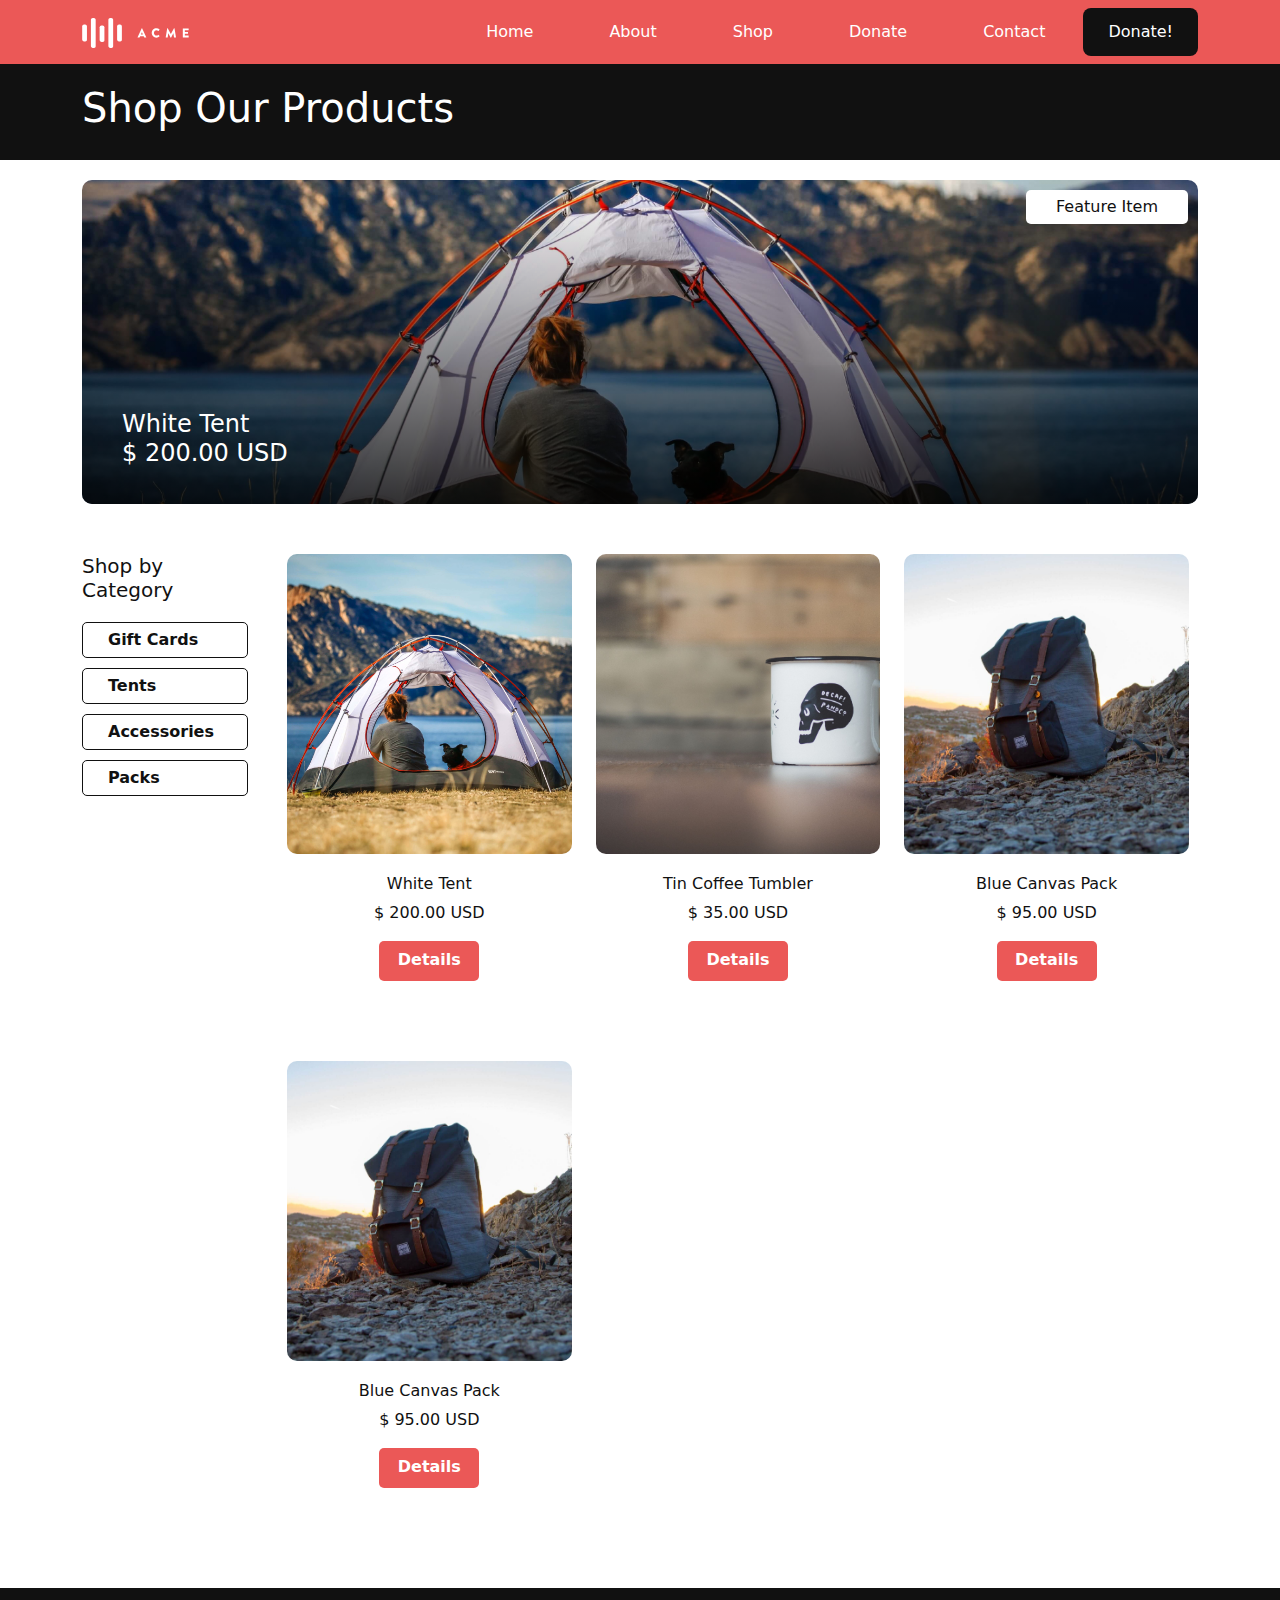
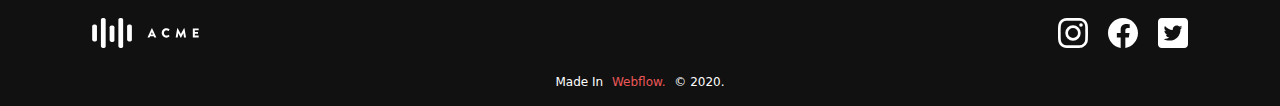
<file: shop.html>
<!DOCTYPE html>
<html lang="en">
<head>
    <meta charset="UTF-8">
    <meta name="viewport" content="width=device-width, initial-scale=1.0">
    <title>ACME</title>
    
    <link rel="stylesheet" href="css/styles.css" type="text/css">
    <link rel="stylesheet" href="css/bootstrap.min.css" type="text/css">
    
</head>



<body>
    
    
    
<!--header-nav-->
    <header class="header-sec">
        <div class="navbar-area">
            <div class="container">
                <div class="row">
                    <div class="col-lg-12">
                        <div class="navbar navbar-expand-lg">
<!--brand-Logo-->
                            <a href="index.html" class="navbar-brand">
                                <img src="images/5e7ff57adad44d1f072965b6_logo.svg" alt="Logo">
                            </a>
                            
<!--collapse-list-->
                            <button
                           class="navbar-toggler"
                           type="button"
                           data-bs-toggle="collapse"
                           data-bs-target="#toggleMobileMenu"
                           aria-controls="toggleMobileMenu"
                           aria-expanded="false"
                           aria-lable="Toggle navigation"
                        >
                            <span class="toggler-icon"></span>
                            <span class="toggler-icon"></span>
                            <span class="toggler-icon"></span>
                    
                        </button>
                            
                            <div class="navbar-collapse" id="toggleMobileMenu">
                                <ul class="navbar-nav ms-auto">
                                    <li class="nav-item active"><a href="index.html" class="nav-link">Home</a></li>
                                    <li class="nav-item"><a href="about.html" class="nav-link">About</a></li>
                                    <li class="nav-item"><a href="shop.html" class="nav-link">Shop</a></li>
                                    <li class="nav-item"><a href="donate.html" class="nav-link">Donate</a></li>
                                    <li class="nav-item"><a href="contact.html" class="nav-link">Contact</a></li>
                                </ul>
                            </div>
                            
<!--a-button-->
                          <div class="navbar-btn d-none d-sm-inline-block">
                              <a href="#" class="a-main-btn">
                                  Donate!
                              </a>
                          </div>
                           
                            
                        </div>
                    </div>
                </div>
            </div>
        </div>
    </header>
    <div class="space"></div>
    <!--hero-section-->
    <section class="hero-section-shop">
        <div class="container">
            <div class="row">
                <div class="col-12">
                    <h1 class="shop-title">
                        Shop Our Products
                    </h1>
                </div>
            </div>
        </div>
    </section>
    
    <section class="product">
        <div class="container">
            <div class="row">
                <div class="col-12">
                    <div class="col-lg-12 col-md-12 col-sm-12 prod1">

                      
                        <a href="#" class="product">
                           <div class="product-main">
                               <p class="p-text">Feature Item</p>
                                <h6>White Tent
                                <p>$ 200.00 USD</p>
                                </h6>
                            </div>
                            
                        </a>
                    </div>
                </div>
            </div>
        </div>
    </section>
    
    
    <section class="shop-details">
        <div class="container">
            <div class="row">
                <div class="col-lg-2  col-12 title-space">
                    <h5 class="details-title">
                        Shop by Category
                    </h5>
                    <a href="#" class="details-btn">
                        Gift Cards
                    </a>
                    <a href="#" class="details-btn">
                        Tents
                    </a>
                    <a href="#" class="details-btn">
                        Accessories
                    </a>
                    <a href="#" class="details-btn">
                        Packs
                    </a>
                </div>
                <div class="col-lg-10 col-12 row details-box">
                   
                    <div class="col-lg-4 col-md-12 col-sm-12 details-box1 text-center">
                        <a href="#">
                           <div class="proback-details"></div>
                            <h6>White Tent</h6>
                            <p>$ 200.00 USD</p>
                        </a>
                        <div class="product-btn">
                              <a href="#">
                                  Details
                              </a>
                          </div>
                    </div>
                    
                    <div class="col-lg-4 col-md-12 col-sm-12 details-box1 text-center">
                        <a href="#">
                            <div class="proback2-details"></div>
                            <h6>Tin Coffee Tumbler</h6>
                            <p>$ 35.00 USD</p>
                        </a>
                        <div class="product-btn">
                              <a href="#">
                                  Details
                              </a>
                          </div>
                    </div>
                    
                    <div class="col-lg-4 col-md-12 col-sm-12 details-box1 text-center">
                        <a href="#">
                            <div class="proback3-details"></div>
                            <h6>Blue Canvas Pack</h6>
                            <p>$ 95.00 USD</p>
                        </a>
                        <div class="product-btn">
                              <a href="#">
                                  Details
                              </a>
                          </div>
                    </div>
                    
                    <div class="col-lg-4 col-md-12 col-sm-12 details-box1 text-center">
                        <a href="#">
                            <div class="proback3-details"></div>
                            <h6>Blue Canvas Pack</h6>
                            <p>$ 95.00 USD</p>
                        </a>
                        <div class="product-btn">
                              <a href="#">
                                  Details
                              </a>
                          </div>
                    </div>
                </div>
            </div>
        </div>
    </section>
    
    
    
    
    
   
    
   <!--footer-->
   <footer class="footer-section">
       <div class="container">
           <div class="row">
               <div class="col-lg-6 col-md-6 col-sm-12">
                   <a href="#" class="logo-brand">
                       <img src="images/5e7ff57adad44d1f072965b6_logo.svg" alt="logo">
                   </a>
               </div>
               
               <div class="col-lg-6 col-md-6 col-sm-12 contact-section">
                   <a href="#" class="contact"><img src="images/twitte.svg" alt=""></a>
                   <a href="#" class="contact"><img src="images/facebook.svg" alt=""></a>
                   <a href="#" class="contact"><img src="images/instagram.svg" alt=""></a>
               </div>
               
               <div class="col-lg-12 col-md-12 col-sm-12">
                   <p class="footer-text">Made In <a href="" class="footer-link">Webflow.</a> © 2020.</p>
               </div>
           </div>
       </div>
   </footer>
   
   
    
    <script src="js/bootstrap.min.js"></script>
</body>
</html>
</file>
<file: css/styles.css>
*{
    margin: 0;
    padding: 0;
    box-sizing: border-box;
}


:root{
    --main-color: #EB5857 ;
    --white: #ffffff ;
    --body-color: #262262 ;
    --back-color: #111111;
}

a{
    text-decoration: none;
}

.navbar-area{
    background-color: var(--main-color) ;
    position: fixed;
    width: 100%;
    z-index: 100
}


.navbar-toggler{
    padding: 0;
    z-index: 99;
    display: inline-block;
    transform: translateX(500%);
}
@media only screen and (min-width: 768px) and (max-width: 992px){
    .navbar-toggler{
        padding: 0;
        z-index: 99;
        display: inline-block;
        transform: translateX(530%);
    }
}

@media only screen and (min-width: 576px) and (max-width: 768px){
    .navbar-toggler{
        padding: 0;
        z-index: 99;
        display: inline-block;
        transform: translateX(400%);
    }
}
@media only screen and (max-width: 575px){
    .navbar-toggler{
        transform: translateX(0%);
    }
}

.navbar-toggler .toggler-icon{
    width: 30px;
    height: 2px;
    display: block;
    background-color: var(--white);
    margin: 5px 0;
    
}


@media only screen and (min-width: 768px) and (max-width: 991px), (max-width: 767px){
    .navbar-area{
        padding: 30px;
    }
}



@media only screen and (min-width: 768px) and (max-width: 991px), (max-width: 767px){
    .navbar-collapse{
        position: fixed;
        top: 0;
        left: 0;
        transform: translatex(1000px);
        z-index: 9;
        background-color: var(--main-color);
        width: 100%;
        padding: 100px 0;
        text-align: center;
        font-size: 30px;
    }
    .navbar-collapse.show{
        transition: all 0.3s ease-out 0s;
        transform: translatex(0px);
    }
    
}

.navbar-nav .nav-item .nav-link{
    color: white;
    transition: all 0.3s ease-out 0s;
    position: relative;
    margin: 0 30px;
}
.navbar-nav .nav-item .nav-link:hover{
    color: white;
    transition: all 0.3s ease-out 0s;
    position: relative;
    background-color: var(--back-color);
    border-radius: 5px;
}
.navbar-nav .nav-item .nav-link:focus{
    color: white;
    transition: all 0.3s ease-out 0s;
    position: relative;
    background-color: var(--back-color);
    border-radius: 5px;
}


@media only screen and (min-width: 768px) and (max-width: 991px), (max-width: 767px){
    .navbar-nav .nav-item .nav-link:hover{
    color: white;
    transition: all 0.3s ease-out 0s;
    position: relative;
    background-color: var(--back-color);
    border-radius: 5px;
        margin: 0;
}
}

@media only screen and (min-width: 768px) and (max-width: 991px), (max-width: 767px){
    .a-main-btn{
        color: white;
        right: 50px;
        transform: translateX(-80%);
    }
}

@media only screen and (min-width: 576px) and (max-width: 768px), (max-width: 575px){
    .a-main-btn{
        color: white;
        right: 50px;
        transform: translateX(-80%);
    }
}
.a-main-btn{
    display: inline-block;
    text-align: center;
    white-space: nowrap;
    vertical-align: middle;
    user-select: none;
    padding: 0 25px;
    font-size: 16px;
    line-height: 48px;
    border-radius: 8px;
    border: 0;
    color: #fff;
    cursor: pointer;
    z-index: 5;
    background: var(--back-color);
    background-size: 200%;
    text-decoration: none;
}

.a-main-btn:hover{
    display: inline-block;
    text-align: center;
    white-space: nowrap;
    vertical-align: middle;
    user-select: none;
    padding: 0 25px;
    font-size: 16px;
    line-height: 48px;
    border-radius: 8px;
    border: 0;
    color: #fff;
    cursor: pointer;
    z-index: 5;
    background: var(--back-color);
    background-size: 200%;
    text-decoration: none;
}

@media only screen and (min-width: 768px) and (max-width: 991px), (max-width: 767px){
    
}

.hero-section{
    padding-top: 250px;
    background-image: url(../images/5e83f98bae1ad80129fcd7e5_wu-jianxiong-UniC8xhlzaE-unsplash.jpg);
    height: 750px;
    background-size: cover;
}


.hero-section .black-gradeint{
    width: 100%;
    top: 0;
    height: 750px;
    background: linear-gradient(to top, rgba(0,0,0,0.8), rgba(0,0,0,0));
    position: absolute;
}

.hero-section .hero-title{
    position: relative;
    color: var(--white);
    font-size: 60px;
}

.hero-section .hero-text{
    position: relative;
    color: var(--white);
    font-size: 20px;
    margin-bottom: 50px;
}
.hero-btn{
    position: relative;
    color: var(--white);
    font-size: 14px;
    text-decoration: none;
    border-radius: 10px;
    border: 2px solid var(--main-color);
    padding: 10px 40px;
}

.hero-btn:hover{
    position: relative;
    color: var(--back-color);
    background-color: var(--white);
    font-size: 14px;
    text-decoration: none;
    border-radius: 10px;
    border: 2px solid white;
    padding: 10px 40px;
    transition: all 0.3s ease-out 0s;
}

.about-section{
    margin-top: 50px;
}

.about-content{
    margin-bottom: 40px;
}

.about-content1{
    display: inline-block;
    position: relative;
}

.about-content2{
    display: inline-block;
    position: relative;
}

.about-title1{
    font-size: 16px;
}

.about-text{
    font-size: 20px;
}


.about-rec{
    background-color: var(--back-color);
    padding: 20px;
    border-radius: 10px;
    height: 350px;
    
}

.about-block{
    margin-bottom: 40px;
}
.about-rec h1{
    color: var(--white);
}


.about-rec .text{
    padding: 80px 0;
    font-size: 30px;
}

@media only screen and (min-width: 768px) and (max-width: 992px){
    .about-rec{
        background-color: var(--back-color);
        padding: 20px;
        border-radius: 10px;
        height: 350px;
    }
    .about-rec .text{
        padding: 
            80px 0;
    }
}
@media only screen and (min-width: 568px) and (max-width: 768px){
    .about-rec{
        background-color: var(--back-color);
        padding: 20px;
        border-radius: 10px;
        height: 350px;
    }
    .about-rec .text{
        padding: 80px 0;
        font-size: 40px;
    }
}

@media only screen and (max-width:567px){
    .about-rec{
        background-color: var(--back-color);
        padding: 20px;
        border-radius: 10px;
        height: 350px;
    }
    .about-rec .text{
        padding: 
            100px 0;
        font-size: 40px;
    }
}


.about-img1{
    background-image: url(../images/Circle.svg);
    background-repeat: no-repeat;
    background-position: 200px 280px;
}
.about-img2{
    background-image: url(../images/Triangle.svg);
    background-repeat: no-repeat;
    background-position: 200px 280px;
}
.about-img3{
    background-image: url(../images/Rectangle.svg);
    background-repeat: no-repeat;
    background-position: 200px 280px;
}


@media only screen and (min-width: 768px) and (max-width: 992px){
    .about-img1{
    background-image: url(../images/Circle.svg);
    background-repeat: no-repeat;
    background-position: 100px 280px;
}
.about-img2{
    background-image: url(../images/Triangle.svg);
    background-repeat: no-repeat;
    background-position: 100px 280px;
}
.about-img3{
    background-image: url(../images/Rectangle.svg);
    background-repeat: no-repeat;
    background-position: 100px 280px;
}

    
}


@media only screen and (min-width: 576px) and (max-width: 768px){
    .about-img1{
    background-image: url(../images/Circle.svg);
    background-repeat: no-repeat;
    background-position: 350px 280px;
}
.about-img2{
    background-image: url(../images/Triangle.svg);
    background-repeat: no-repeat;
    background-position: 350px 280px;
}
.about-img3{
    background-image: url(../images/Rectangle.svg);
    background-repeat: no-repeat;
    background-position: 350px 280px;
}

}


@media only screen and (max-width: 568px){
    .about-img1{
    background-image: url(../images/Circle.svg);
    background-repeat: no-repeat;
    background-position: 300px 280px;
}
.about-img2{
    background-image: url(../images/Triangle.svg);
    background-repeat: no-repeat;
    background-position: 300px 280px;
}
.about-img3{
    background-image: url(../images/Rectangle.svg);
    background-repeat: no-repeat;
    background-position: 300px 280px;
}

    
}



@media only screen and (min-width: 568px) and (max-width: 768px){
    .about-rec{
        background-color: var(--back-color);
        padding: 20px;
        margin: 20px;
        border-radius: 10px;
        height: 350px;
    }
    .about-rec .text{
        padding: 80px 0;
        font-size: 40px;
    }
}

@media only screen and (max-width:567px){
    .about-rec{
        background-color: var(--back-color);
        padding: 20px;
        margin: 20px;
        border-radius: 10px;
        height: 350px;
    }
    .about-rec .text{
        padding: 
            100px 0;
        font-size: 40px;
    }
}


.about-text2{
    padding: 30px 20px;
}


/*shop section*/

.shop-section{
    padding-top: 250px;
    background-image: url(../images/5e83fb3a6948e1f05b20527f_nathan-dumlao-pLoMDKtl-JY-unsplash.jpg);
    height: 750px;
    background-size: cover;
}



.shop-section .black-gradeint{
    width: 100%;
    height: 500px;
    background: linear-gradient(to top, rgba(0,0,0,0.8), rgba(0,0,0,0));
    position: absolute;
}

.shop-content{
    width: 50%;
    text-align: right;
    float: right;
}

@media only screen and (max-width:768px){
   .shop-content{
    width: 70%;
    text-align: right;
    float: right;
} 
}
.shop-section .shop-title{
    position: relative;
    color: var(--white);
    font-size: 40px;
}

.shop-section .shop-text{
    position: relative;
    color: var(--white);
    font-size: 20px;
    margin-bottom: 50px;
}

.shop-btn{
    position: relative;
    color: var(--back-color);
    font-size: 14px;
    text-decoration: none;
    border-radius: 10px;
    background-color:  var(--white);
    padding: 10px 40px;
    font-weight: bold;
}

.shop-btn:hover{
    color: var(--white);
    background-color:  var(--main-color);
    transition: all 0.3s ease-out 0s;
}


/*products*/


.products-section{
    margin-top: 50px;
}

.products-section a{
    text-decoration: none;
    color: var(--back-color);
    font-weight: bold;
}
.products-section a:hover{
    text-decoration: none;
    color: var(--back-color);
}

.product-btn a{
    display: inline-block;
    background-color: var(--main-color);
    width: 100px;
    height: 40px;
    border-radius: 5px;
    color: white;
    vertical-align: middle;
    text-align: center;
    white-space: nowrap;
    padding: 7px;
    font-weight: bold;
    text-decoration: none;
}

.product-btn2 a{
    display: inline-block;
    background-color: var(--back-color);
    width: 250px;
    height: 40px;
    border-radius: 5px;
    color: white;
    vertical-align: middle;
    text-align: center;
    white-space: nowrap;
    padding: 7px;
    font-weight: bold;
    margin: 50px;
}

.product-btn2 a:hover{
    text-decoration: none;
    background-color: var(--main-color);
    color: white;
    transition: all 0.3s ease-out 0s;
}


.product-btn a:hover{
    background-color: var(--back-color);
    color: white;
    transition: all 0.3s ease-out 0s;
}
.products-title{
    margin-bottom: 20px;
}

.pro1{
    margin: 150px 0;
}


.proback{
    background-image: url(../images/product1.jpg);
    width: 100%;
    height: 100%;
    background-size: cover;
    background-position: 50% 50%;
    min-height: 350px;
    border-radius: 10px;

}
.proback2{
    background-image: url(../images/product2.jpg);
    width: 100%;
    height: 100%;
    background-size: cover;
    background-position: 50% 50%;
    min-height: 350px;
    border-radius: 10px;

}
.proback3{
    background-image: url(../images/product3.jpg);
    width: 100%;
    height: 100%;
    background-size: cover;
    background-position: 50% 50%;
    min-height: 350px;
    border-radius: 10px;
}

.pro1 h6{
    padding-top: 10px;
}

.back-color{
    background-color: var(--back-color);
    border-radius: 10px;
    display: inline-block;
    min-height: 500px;
    transform: translateX(50px);
}

.local-img{
    background-image: url(../images/5e83fe3910db4.jpg);
    background-size: 250%;
    background-position: 50% 50%;
    min-height: 550px;
    border-radius: 10px;
    display: inline-block;
    position: absolute;
    z-index: 5;
    margin: 50px;
    transform: scale(0.68);
}


@media only screen and (min-width: 768px) and (max-width: 992px){
    .back-color{
    background-color: var(--back-color);
    border-radius: 10px;
    display: inline-block;
    min-height: 500px;
    transform: translateX(20px);
}
    .local-img{
    background-image: url(../images/5e83fe3910db4.jpg);
    background-size: 350%;
    background-position: 50% 50%;
    min-height: 550px;
    border-radius: 10px;
    display: inline-block;
    position: absolute;
    z-index: 5;
    margin: 50px;
    transform: scale(0.68);
}
}


@media only screen and (max-width: 768px){
    .back-color{
    background-color: var(--back-color);
    border-radius: 0px;
    display: inline-block;
    min-height: 500px;
    transform: translateX(0px);
    padding: 20px;
}
    .local-img{
    background-image: url(../images/5e83fe3910db4.jpg);
    background-size: 250%;
    background-position: 50% 50%;
    min-height: 550px;
    border-radius: 0px;
    display: inline-block;
    position: relative;;
    z-index: 5;
    margin: 0px;
    transform: scale(1);
}
}

.local-text{
    display: inline-block;
    color: white;
}
.local-title{
    font-size: 50px;
    margin-top: 80px;
}

.local-text1{
    font-size: 18px;
    margin-top: 40px;
}




/*footer*/


.footer-section{
    background-color: var(--back-color);
    padding-top: 20px;
    margin-top: 20px;
}

.contact{
    display: inline-block;
    width: 30px;
    float: right;
    margin: 10px;
}

.logo-brand{
    display: inline-block;
    margin: 10px;
}

@media only screen and (max-width: 768px){
    .contact{
    display: inline-block;
    width: 30px;
    float: inherit;
    margin: 10px;
        
}
    .contact-section{
        justify-content: center;
    }
    
.logo-brand{
    display: inline-block;
    margin: 10px;
}
    
    .footer-section{
        text-align: center;
        margin-top: 0;
    }
}


.footer-text{
    color: white;
    margin: 15px;
    font-size: 12px;
    text-align: center;
}

.footer-link{
    color: var(--main-color);
    text-decoration: none;
    margin: 5px;
    
    
}




/*about-page*/

.hero-section-about{
    padding-top: 250px;
    background-image: url(../images/about-hero.jpg);
    height: 750px;
    background-size: cover;
}


.hero-section-about .black-gradeint{
    width: 100%;
    top: 0;
    height: 750px;
    background: linear-gradient(to top, rgba(0,0,0,0.8), rgba(0,0,0,0));
    position: absolute;
}

.hero-section-about .black-gradeint2{
    width: 100%;
    height: 500px;
    background: linear-gradient(to top, rgba(0,0,0,0.8), rgba(0,0,0,0));
    position: absolute;
}

.hero-section-about .hero-title{
    position: relative;
    color: var(--white);
    font-size: 50px;
}

.hero-section-about .hero-text{
    position: relative;
    color: var(--white);
    font-size: 20px;
    margin-bottom: 50px;
}

.why-acme{
    margin-top: 50px;
    margin-bottom: 50px;
}


.why-content{
    margin-bottom: 20px;
}

.why-content p{
    font-size: 14px;
}

.why-content2 h3{
    font-size: 24px;
    height: 55px;
    padding-top: 5px;
}

.why-content2 p{
    font-size: 14px;
    padding-top: 10px;
}
@media only screen and (max-width: 768px){
    .why-content2{
        text-align: center;
    }
    
    .why-content2 p{
    font-size: 14px;
    padding-top: 0px;
        margin-bottom: 30px;
}
}



.back-color{
    background-color: var(--back-color);
    border-radius: 10px;
    display: inline-block;
    min-height: 500px;
    transform: translateX(50px);
}

.local-img-about{
    background-image: url(../images/about-img.jpg);
    background-size: 200%;
    background-position: 40% 80%;
    min-height: 550px;
    border-radius: 10px;
    display: inline-block;
    position: absolute;
    z-index: 5;
    margin: 50px;
    transform: scale(0.68);
}


@media only screen and (min-width: 768px) and (max-width: 992px){
    .back-color{
    background-color: var(--back-color);
    border-radius: 10px;
    display: inline-block;
    min-height: 500px;
    transform: translateX(20px);
}
    .local-img-about{
    background-image: url(../images/about-img.jpg));
    background-size: 350%;
    background-position: 50% 50%;
    min-height: 550px;
    border-radius: 10px;
    display: inline-block;
    position: absolute;
    z-index: 5;
    margin: 50px;
    transform: scale(0.68);
}
}


@media only screen and (max-width: 768px){
    .back-color{
    background-color: var(--back-color);
    border-radius: 0px;
    display: inline-block;
    min-height: 500px;
    transform: translateX(0px);
    padding: 20px;
}
    .local-img-about{
    background-image: url(../images/about-img.jpg));
    background-size: 200%;
    background-position: 30% 80%;
    min-height: 550px;
    border-radius: 0px;
    display: inline-block;
    position: relative;;
    z-index: 5;
    margin: 0px;
    transform: scale(1);
}
}

.content3{
    padding: 50px 0;
}

.team-pic{
    width: 200px;
}

.content4 h3{
    margin-top: 20px;
}
.content4 p{
    padding: 0 50px;
    margin-top: 30px;
}

@media only screen and (max-width: 768px){
    .jane{
        padding-top: 30px;
    }
}


.footer-section-about{
    background-color: var(--back-color);
    padding-top: 20px;
    margin-top: 00px;
}


@media only screen and (max-width: 768px){
    
    .footer-section-about{
        text-align: center;
        margin-top: 0;
    }
}



.hero-section-about2{
    padding-top: 250px;
    background-image: url(../images/hello.jpg);
    height: 750px;
    background-size: cover;
}


.hero-section-about2 .black-gradeint{
    width: 100%;
    top: 0;
    height: 750px;
    background: linear-gradient(to top, rgba(0,0,0,0.8), rgba(0,0,0,0));
    position: absolute;
}

.hero-section-about2 .black-gradeint2{
    width: 100%;
    height: 500px;
    background: linear-gradient(to top, var(--back-color), rgba(0,0,0,0.0));
    position: absolute;
}
.hero-section-about2 .hero-title{
    position: relative;
    color: var(--white);
    font-size: 60px;
}

.hero-section-about2 .hero-text{
    position: relative;
    color: var(--white);
    font-size: 20px;
    margin-bottom: 50px;
}


.hero-btn-about{
    position: relative;
    color: var(--white);
    font-size: 14px;
    text-decoration: none;
    border-radius: 10px;
    border: 2px solid var(--white);
    padding: 10px 40px;
}

.hero-btn-about:hover{
    position: relative;
    color: var(--back-color);
    background-color: var(--white);
    font-size: 14px;
    text-decoration: none;
    border-radius: 10px;
    border: 2px solid white;
    padding: 10px 40px;
    transition: all 0.3s ease-out 0s;
}


/*shop-styles*/
.space{
    padding-top: 64px;
}

.hero-section-shop{
    background-color: var(--back-color);
    padding: 20px;
    color: var(--white);
}

@media only screen and (max-width:575px){
    .hero-section-shop{
    background-color: var(--back-color);
    padding: 20px;
        padding-top: 26px;
    color: var(--white);
        text-align: center;
    }
}


@media only screen and (min-width:576px) and (max-width:991px){
    .space{
        padding-top: 124px;
    }
}

@media only screen and (max-width:575px){
    .space{
        padding-top: 110px;
    }
}

.product-main{
    background-image: url(../images/product1.jpg);
    width: 100%;
    height: 100%;
    background-size: cover;
    background-position: 50% 50%;
    min-height: 300px;
    border-radius: 10px;
}

.product-main:hover{
    color: var(--white);
}

.prod1{
    margin: 20px 0;
}
.prod1:hover{
    color: var(--white);
}

.product-main h6{
    padding: 230px 0px 20px 40px;
    font-size: 24px;
    background: linear-gradient(to top, rgba(0,0,0,0.8), rgba(0,0,0,0));
    border-radius: 10px;
}

.product-main h6:hover{
    text-decoration: none;
}

.product-main .p-text{
    padding: 5px 30px;
    margin: 10px 10px 0 30px;
    float: right;
    background: var(--white);
    color: var(--back-color);
    border-radius: 5px;
}

.product{
    text-decoration: none;
    color: var(--white);
    
}
.title-space{
    margin-bottom: 20px;
}

.shop-details{
    margin-top: 30px;
}


.details-title{
    color: var(--back-color);
    text-align: left;
    margin-bottom: 20px;
}

.details-btn{
    text-decoration: none;
    color: var(--back-color);
    text-align: left;
    width: 100%;
    display: block;
    padding: 5px 25px;
    margin-bottom: 10px;
    border: 1px solid var(--back-color);
    border-radius: 5px;
    transition: all 0.25s ease-out 0s;
    font-weight: bold;
}


.details-btn:hover{
    color: var(--white);
    background: var(--back-color);
}



.details-box{
    transform: translateX(15px);
}


.proback-details{
    background-image: url(../images/product1.jpg);
    background-size: cover;
    background-position: 50% 50%;
    min-height: 300px;
    border-radius: 10px;
    margin-bottom: 20px;
}


.proback2-details{
    background-image: url(../images/product2.jpg);
    background-size: cover;
    background-position: 50% 50%;
    min-height: 300px;
    border-radius: 10px;
    margin-bottom: 20px;
}
.proback3-details{
    background-image: url(../images/product3.jpg);
    background-size: cover;
    background-position: 50% 50%;
    min-height: 300px;
    border-radius: 10px;
    margin-bottom: 20px;
}


.details-box1{
    margin-bottom: 80px;
}

.details-box1>a{
    text-decoration: none;
    color: var(--back-color);
}

.details-box1>a:hover{
    color: var(--back-color);
}



/*donate*/





.hero-donate-section{
    padding-top: 150px;
    background-image: url(../images/5e85758a28ae07433140f0cb_jed-villejo-bEcC0nyIp2g-un.jpg);
    height: 550px;
    background-size: cover;
    margin-bottom: 50px;
}


.hero-donate-section .black-gradeint{
    width: 100%;
    top: 0;
    height: 615px;
    background: linear-gradient(to top, rgba(0,0,0,0.9), rgba(0,0,0,0.2));
    position: absolute;
}


.don-hero-title{
    color: var(--white);
    position: relative;
    padding: 0 100px;
}

.don-hero-text{
    color: var(--white);
    position: relative;
    padding: 0 150px;
    margin-top: 50px;
}

@media only screen and (min-width:576px) and (max-width:991px){
    .hero-donate-section .black-gradeint{
    width: 100%;
    top: 0;
    height: 674px;
    background: linear-gradient(to top, rgba(0,0,0,0.8), rgba(0,0,0,0));
    position: absolute;
}
    .don-hero-title{
    color: var(--white);
    position: relative;
    padding: 0 0px;
}

.don-hero-text{
    color: var(--white);
    position: relative;
    padding: 0 0px;
    margin-top: 50px;
}
}


@media only screen and (max-width:575px){
    .hero-donate-section .black-gradeint{
    width: 100%;
    top: 0;
    height: 660px;
    background: linear-gradient(to top, rgba(0,0,0,0.8), rgba(0,0,0,0));
    position: absolute;
}
    
    .don-hero-title{
    color: var(--white);
    position: relative;
    padding: 0 0px;
        
}

.don-hero-text{
    color: var(--white);
    position: relative;
    padding: 0 0px;
    margin-top: 20px;
    font-size: 14px;
}
}

.donate-box{
    margin: 50px 150px;
    border: 1px solid var(--back-color);
    border-radius: 5px;
    padding: 15px 20px;
}


@media only screen and (min-width:768px) and (max-width:991px){
    .donate-box{
        margin: 50px 50px;
    }
}

@media only screen and (max-width:767px){
    .donate-box{
        margin: 30px 10px;
    }
    .donate-box .doller{
        font-size: 20px;
    }
}

.doller{
    display: block;
    margin: 10px;
    font-size: 24px;
    font-weight: bold;
    background: var(--main-color);
    border-radius: 5px;
    text-decoration: none;
    color: var(--white);
    line-height: 50px;
    transition: all 0.3s ease-out 0s;
}

.doller:hover{
    color: var(--white);
    background: var(--back-color);
}




/*contact section*/




.hero-section-contact{
    padding-top: 150px;
    background-image: url(../images/contact.jpg);
    height: 750px;
    background-size: cover;
    background-size: 50%;
}


.hero-section-contact .black-gradeint{
    width: 100%;
    top: 0;
    height: 750px;
    background: linear-gradient(to right, rgba(0,0,0,1), rgba(0,0,0,1),rgba(0,0,0,0));
    position: absolute;
}


@media only screen and (min-width:768px) and (max-width:991px){
    .hero-section-contact .black-gradeint{
    width:100%;
    top: 0;
    height: 950px;
    background: linear-gradient(to top, rgba(0,0,0,1),rgba(0,0,0,1),  rgba(0,0,0,0.6),rgba(0,0,0,0));
}

    .hero-section-contact{
    padding-top: 450px;
    background-image: url(../images/contact.jpg);
    height: 950px;
    background-size: 150%;
    background-position: 50% 50%;
        
}

}

@media only screen and  (max-width:767px){
    .hero-section-contact .black-gradeint{
    width:100%;
    top: 0;
    height: 1400px;
    background: linear-gradient(to top, rgba(0,0,0,1),rgba(0,0,0,1),  rgba(0,0,0,0.6),rgba(0,0,0,0));
}

    .hero-section-contact{
    padding-top: 450px;
    background-image: url(../images/contact.jpg);
    height: 1400px;
    background-size: 150%;
    background-position: 50% 0%;
}

}

.hero-section-contact .hero-title{
    position: relative;
    color: var(--white);
    font-size: 40px;
    
}

.hero-section-contact .hero-text{
    position: relative;
    color: var(--white);
    font-size: 20px;
    margin-bottom: 50px;
}

.contact-title{
    margin-bottom: 40px;
}


.hero-content-box{
    color: var(--back-color);
    position: relative;
    background-color: var(--white);
    height: 360px;
    margin: 10px;
    border-radius:5px;
    padding: 40px;
}

.hero-content-box img{
    color: var(--back-color);
    position: relative;
    background-color: var(--white);
    margin: 30px 0;
    padding: 0 10px;
    text-align: center;
}

.hero-content-box h3{
    color: var(--back-color);
    position: relative;
    background-color: var(--white);
    margin-bottom: 10px;
    padding: 0 10px;
    font-weight: bold;
    
}



.hero-content-box p{
    color: var(--back-color);
    position: relative;
    background-color: var(--white);
    height: 85px;
    padding: 0 10px;
    margin-bottom: 30px;
}

.hero-content-box a{
    color: var(--white);
    position: relative;
    padding:  10px 20px;
    background: var(--main-color);
    border-radius: 10px;
    text-decoration: none;
    transition: all 0.3s ease-out 0s;
    }

.hero-content-box a:hover{
    color: var(--white);
    background: var(--back-color);
    }


.contact-us{
/*    padding: 40px;*/
}


.contact-us h3{
    margin-bottom: 20px;
}

.contact-us p{
    line-height: 0px; 
    margin-bottom: 20px;
}


.contact-us h6>span{
    font-weight: lighter;
}


.contact-btn{
    padding: 10px 30px;
    background: var(--main-color);
    color: var(--white);
    text-decoration: none;
    border-radius: 8px;
    border: 0;
}


@media only screen and (max-width:991px){
    .contact-form{
        padding-top: 50px;
    }
}
</file>
